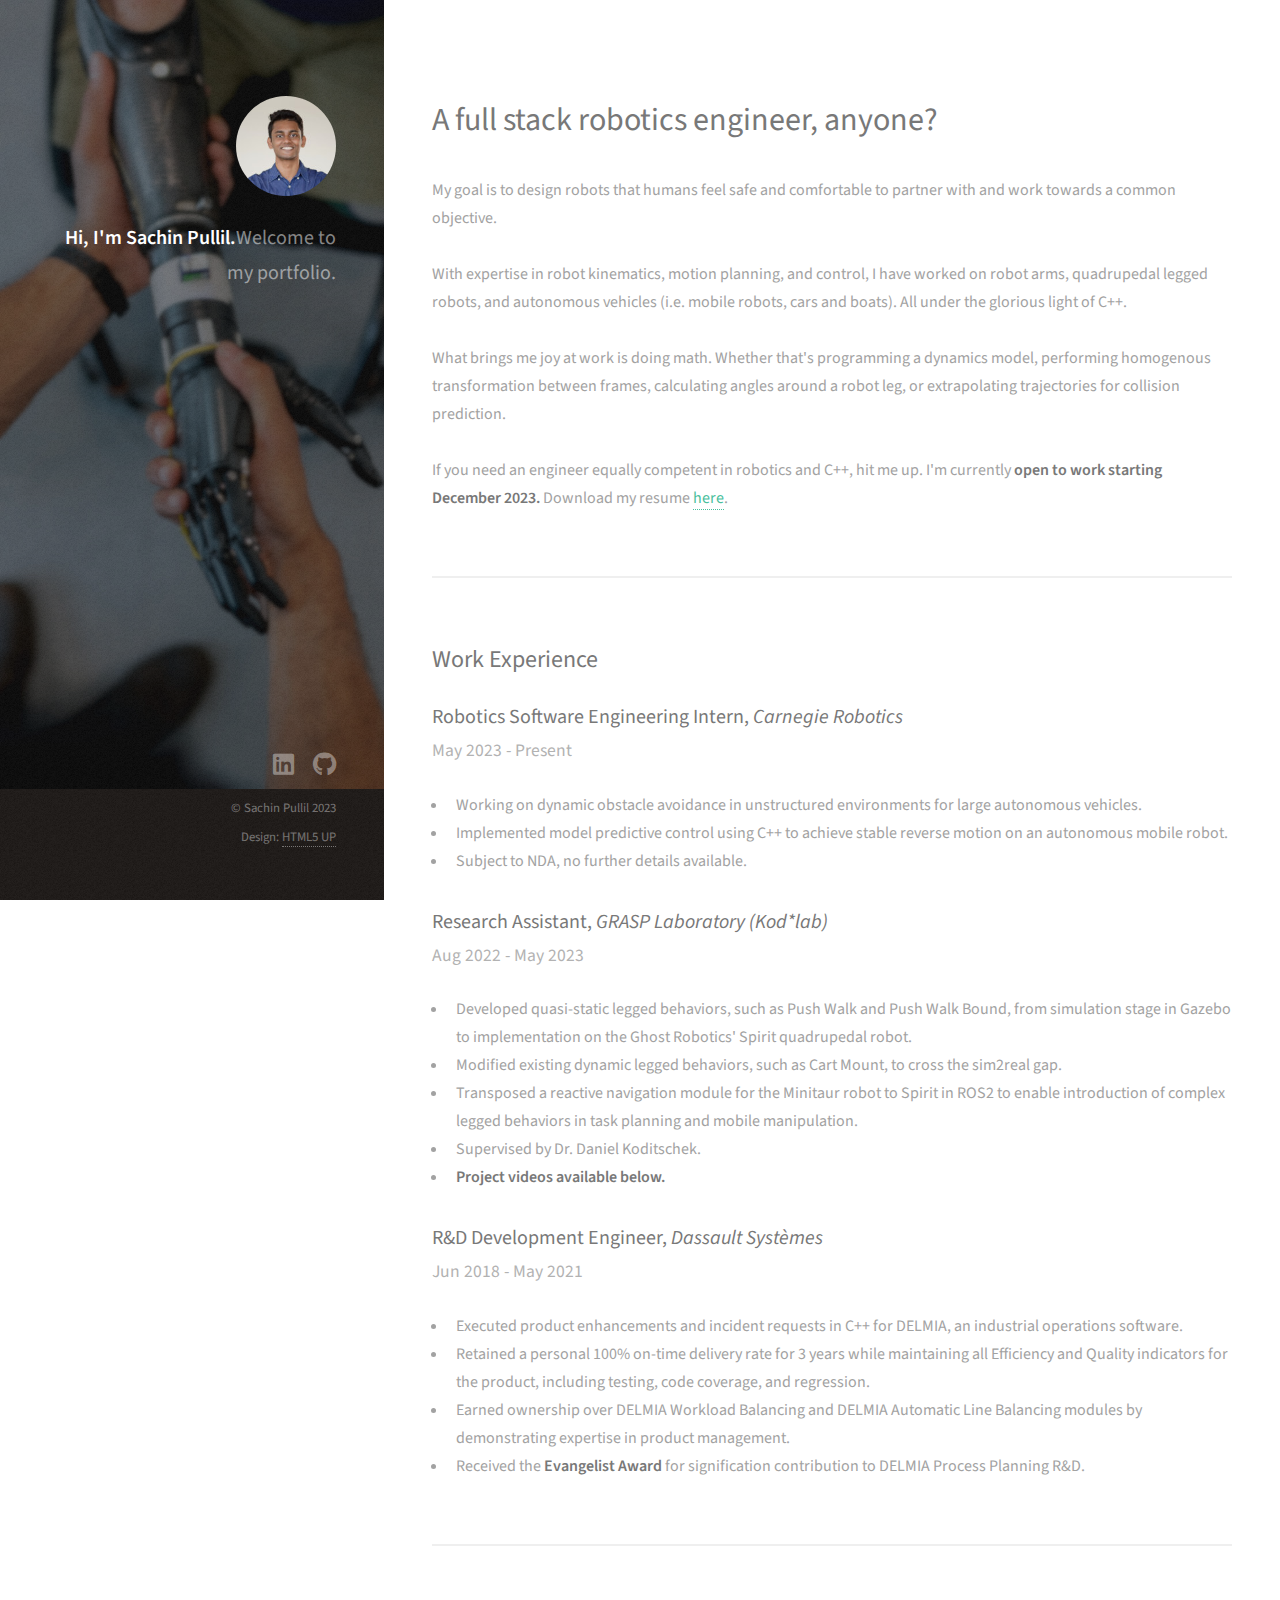
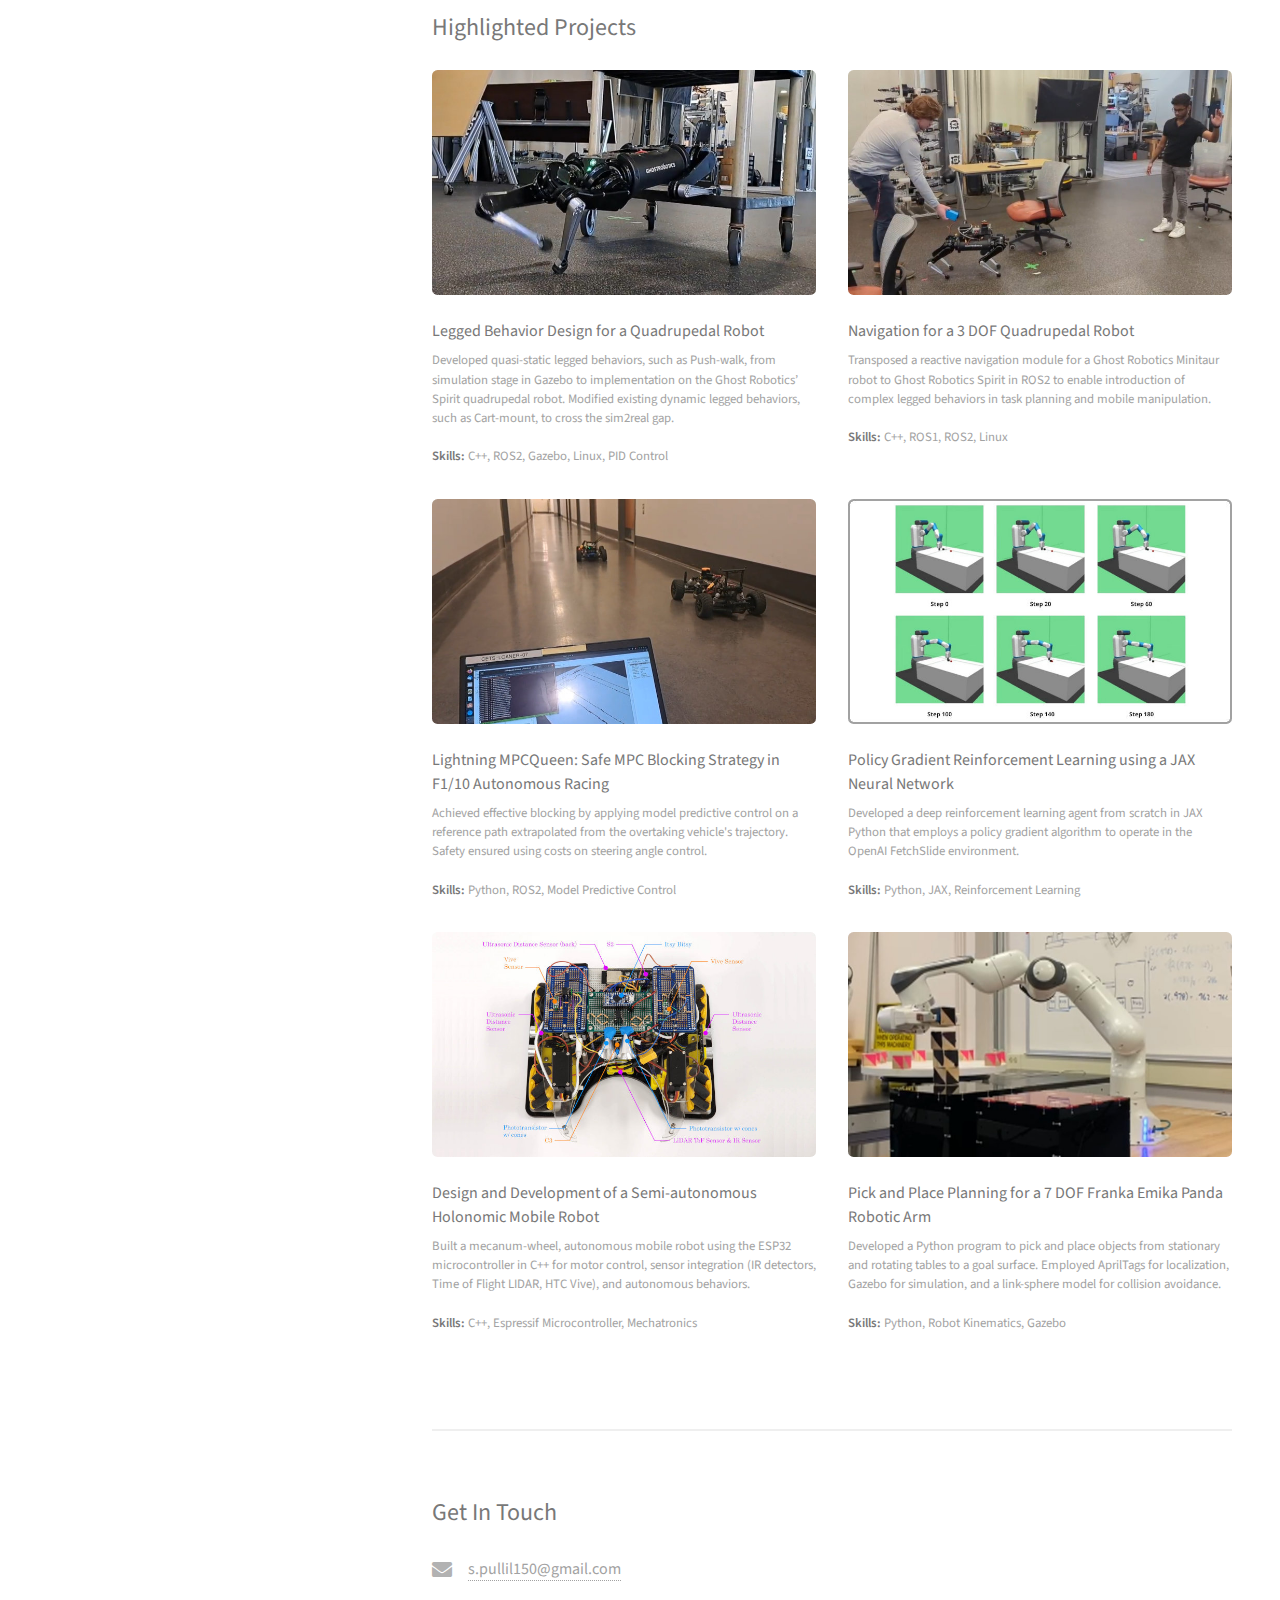
<file: index.html>
<!DOCTYPE HTML>
<!--
	Strata by HTML5 UP
	html5up.net | @ajlkn
	Free for personal and commercial use under the CCA 3.0 license (html5up.net/license)
-->
<html>
	<head>
		<title>Sachin Pullil</title>
		<meta charset="utf-8" />
		<meta name="viewport" content="width=device-width, initial-scale=1, user-scalable=no" />
		<link rel="stylesheet" href="assets/css/main.css" />
	</head>
	<body class="is-preload">

		<!-- Header -->
			<header id="header">
				<div class="inner">
					<a href="#" class="image avatar"><img src="images/avatar.jpg" alt="" /></a>
					<h1><strong>Hi, I'm Sachin Pullil.</strong><br />Welcome to my portfolio.</h1>
				</div>
			</header>

		<!-- Main -->
			<div id="main">

				<!-- One -->
					<section id="one">
						<header class="major">
							<h2>A full stack robotics engineer, anyone?</h2>
						</header>
						<p>
							My goal is to design robots that humans feel safe and comfortable to partner with and work towards a common objective.
							<br/><br/>
							
							With expertise in robot kinematics, motion planning, and control, I have worked
							on robot arms, quadrupedal legged robots, and autonomous vehicles (i.e. mobile robots, cars and boats). 
							All under the glorious light of C++. <br/><br/>
							
							What brings me joy at work is doing math. Whether that's programming a dynamics model,
							performing homogenous transformation between frames, calculating angles around a robot leg, or
							extrapolating trajectories for collision prediction. <br/><br/>
							
							If you need an engineer equally competent in robotics and C++, hit me up. I'm currently <strong> open to work starting December 2023.</strong> 
							Download my resume <a href="https://drive.google.com/file/d/1wH0O0QxLOzH6iKjgFbDqUpg-HPWHiB_Y/view?usp=sharing">here</a>.
					</section>
				
				<!-- Two -->
					<section id="two">
						<h2>Work Experience</h2>
						<div class="content">
							<header>
								<h3>Robotics Software Engineering Intern, <i>Carnegie Robotics</i></h3>
								<p>May 2023 - Present</p>
							</header>
							<ul>
								<li>Working on dynamic obstacle avoidance in unstructured environments for large autonomous vehicles.</li>
								<li>Implemented model predictive control using C++ to achieve stable reverse motion on an autonomous mobile robot.</li>
								<li>Subject to NDA, no further details available.</li>
							</ul>

							<header>
								<h3>Research Assistant, <i>GRASP Laboratory (Kod*lab)</i></h3>
								<p>Aug 2022 - May 2023</p>
							</header>
							<ul>
								<li>Developed quasi-static legged behaviors, such as Push Walk and Push Walk Bound, from simulation stage in Gazebo
									to implementation on the Ghost Robotics' Spirit quadrupedal robot.</li>
								<li>Modified existing dynamic legged behaviors, such as Cart Mount, to cross the sim2real gap.</li>
								<li>Transposed a reactive navigation module for the Minitaur robot to Spirit in ROS2 to enable introduction of complex
									legged behaviors in task planning and mobile manipulation. </li>
								<li>Supervised by Dr. Daniel Koditschek.</li>
								<li><strong>Project videos available below.</strong></li>
							</ul>

							<header>
								<h3>R&D Development Engineer, <i>Dassault Systèmes</i></h3>
								<p>Jun 2018 - May 2021</p>
							</header>
							<ul>
								<li>Executed product enhancements and incident requests in C++ for DELMIA, an industrial operations software.</li>
								<li>Retained a personal 100% on-time delivery rate for 3 years while maintaining all Efficiency and Quality indicators
									for the product, including testing, code coverage, and regression.</li>
								<li>Earned ownership over DELMIA Workload Balancing and DELMIA Automatic Line Balancing modules by
									demonstrating expertise in product management. </li>
								<li>Received the <strong>Evangelist Award</strong> for signification contribution to DELMIA Process Planning R&D.</li>
							</ul>

						</div>
					</section>

				<!-- Three -->
					<section id="three">
						<h2>Highlighted Projects</h2>
						<div class="row">
							<article class="col-6 col-12-xsmall work-item">
								<a class="image fit"><img src="images/thumbs/proj1.jpg" alt="" /></a>
								<h3>Legged Behavior Design for a Quadrupedal Robot</h3>
								<p>Developed quasi-static legged behaviors, such as Push-walk, from simulation stage in Gazebo
									to implementation on the Ghost Robotics’ Spirit quadrupedal robot. Modified existing dynamic legged behaviors, such as Cart-mount, to cross the sim2real gap.
									<br/><br/>
									<strong>Skills: </strong> C++, ROS2, Gazebo, Linux, PID Control</p>
							</article>
							<article class="col-6 col-12-xsmall work-item">
								<a class="image fit"><img src="images/thumbs/proj2.jpg" alt="" /></a>
								<h3>Navigation for a 3 DOF Quadrupedal Robot</h3>
								<p>Transposed a reactive navigation module for a Ghost Robotics Minitaur robot to Ghost Robotics Spirit in ROS2 to enable introduction of complex
									legged behaviors in task planning and mobile manipulation.<br/><br/>
									<strong>Skills: </strong> C++, ROS1, ROS2, Linux</p>
							</article>
							<article class="col-6 col-12-xsmall work-item">
								<a class="image fit"><img src="images/thumbs/proj3.jpg" alt="" /></a>
								<h3>Lightning MPCQueen: Safe MPC Blocking Strategy in F1/10 Autonomous Racing</h3>
								<p>Achieved effective blocking by applying model predictive control on a reference path extrapolated from
									the overtaking vehicle's trajectory. Safety ensured using costs on steering angle control.<br/><br/>
									<strong>Skills: </strong>Python, ROS2, Model Predictive Control</p>
							</article>
							<article class="col-6 col-12-xsmall work-item">
								<a class="image fit"><img src="images/thumbs/proj4.jpg" alt="" /></a>
								<h3>Policy Gradient Reinforcement Learning using a JAX Neural Network</h3>
								<p>Developed a deep reinforcement learning agent from scratch in JAX Python that employs a policy gradient algorithm
									to operate in the OpenAI FetchSlide environment.<br/><br/>
									<strong>Skills: </strong>Python, JAX, Reinforcement Learning</p>
							</article>
							<article class="col-6 col-12-xsmall work-item">
								<a class="image fit"><img src="images/thumbs/proj5.jpg" alt="" /></a>
								<h3>Design and Development of a Semi-autonomous Holonomic Mobile Robot</h3>
								<p>Built a mecanum-wheel, autonomous mobile robot using the ESP32 microcontroller in C++ for motor control,
									sensor integration (IR detectors, Time of Flight LIDAR, HTC Vive), and autonomous behaviors.<br/><br/>
									<strong>Skills: </strong>C++, Espressif Microcontroller, Mechatronics</p>
							</article>
							<article class="col-6 col-12-xsmall work-item">
								<a class="image fit"><img src="images/thumbs/proj6.jpg" alt="" /></a>
								<h3>Pick and Place Planning for a 7 DOF Franka Emika Panda Robotic Arm</h3>
								<p>Developed a Python program to pick and place objects from stationary and rotating tables to a goal surface.
									Employed AprilTags for localization, Gazebo for simulation, and a link-sphere model for collision avoidance.<br/><br/>
									<strong>Skills: </strong>Python, Robot Kinematics, Gazebo</p>
							</article>
						</div>
					</section>

				<!-- Three -->
					<section id="three">
						<h2>Get In Touch</h2>
						<div class="row">
							<div class="col-4 col-12-small">
								<ul class="labeled-icons">
									<li>
										<h3 class="icon solid fa-envelope"><span class="label">Email</span></h3>
										<a href="mailto:s.pullil150@gmail.com">s.pullil150@gmail.com</a>
									</li>
								</ul>
							</div>
						</div>
					</section>

				<!-- Four -->
				<!--
					<section id="four">
						<h2>Elements</h2>

						<section>
							<h4>Text</h4>
							<p>This is <b>bold</b> and this is <strong>strong</strong>. This is <i>italic</i> and this is <em>emphasized</em>.
							This is <sup>superscript</sup> text and this is <sub>subscript</sub> text.
							This is <u>underlined</u> and this is code: <code>for (;;) { ... }</code>. Finally, <a href="#">this is a link</a>.</p>
							<hr />
							<header>
								<h4>Heading with a Subtitle</h4>
								<p>Lorem ipsum dolor sit amet nullam id egestas urna aliquam</p>
							</header>
							<p>Nunc lacinia ante nunc ac lobortis. Interdum adipiscing gravida odio porttitor sem non mi integer non faucibus ornare mi ut ante amet placerat aliquet. Volutpat eu sed ante lacinia sapien lorem accumsan varius montes viverra nibh in adipiscing blandit tempus accumsan.</p>
							<header>
								<h5>Heading with a Subtitle</h5>
								<p>Lorem ipsum dolor sit amet nullam id egestas urna aliquam</p>
							</header>
							<p>Nunc lacinia ante nunc ac lobortis. Interdum adipiscing gravida odio porttitor sem non mi integer non faucibus ornare mi ut ante amet placerat aliquet. Volutpat eu sed ante lacinia sapien lorem accumsan varius montes viverra nibh in adipiscing blandit tempus accumsan.</p>
							<hr />
							<h2>Heading Level 2</h2>
							<h3>Heading Level 3</h3>
							<h4>Heading Level 4</h4>
							<h5>Heading Level 5</h5>
							<h6>Heading Level 6</h6>
							<hr />
							<h5>Blockquote</h5>
							<blockquote>Fringilla nisl. Donec accumsan interdum nisi, quis tincidunt felis sagittis eget tempus euismod. Vestibulum ante ipsum primis in faucibus vestibulum. Blandit adipiscing eu felis iaculis volutpat ac adipiscing accumsan faucibus. Vestibulum ante ipsum primis in faucibus lorem ipsum dolor sit amet nullam adipiscing eu felis.</blockquote>
							<h5>Preformatted</h5>
							<pre><code>i = 0;

while (!deck.isInOrder()) {
print 'Iteration ' + i;
deck.shuffle();
i++;
}

print 'It took ' + i + ' iterations to sort the deck.';</code></pre>
						</section>

						<section>
							<h4>Lists</h4>
							<div class="row">
								<div class="col-6 col-12-xsmall">
									<h5>Unordered</h5>
									<ul>
										<li>Dolor pulvinar etiam magna etiam.</li>
										<li>Sagittis adipiscing lorem eleifend.</li>
										<li>Felis enim feugiat dolore viverra.</li>
									</ul>
									<h5>Alternate</h5>
									<ul class="alt">
										<li>Dolor pulvinar etiam magna etiam.</li>
										<li>Sagittis adipiscing lorem eleifend.</li>
										<li>Felis enim feugiat dolore viverra.</li>
									</ul>
								</div>
								<div class="col-6 col-12-xsmall">
									<h5>Ordered</h5>
									<ol>
										<li>Dolor pulvinar etiam magna etiam.</li>
										<li>Etiam vel felis at lorem sed viverra.</li>
										<li>Felis enim feugiat dolore viverra.</li>
										<li>Dolor pulvinar etiam magna etiam.</li>
										<li>Etiam vel felis at lorem sed viverra.</li>
										<li>Felis enim feugiat dolore viverra.</li>
									</ol>
									<h5>Icons</h5>
									<ul class="icons">
										<li><a href="#" class="icon brands fa-twitter"><span class="label">Twitter</span></a></li>
										<li><a href="#" class="icon brands fa-facebook-f"><span class="label">Facebook</span></a></li>
										<li><a href="#" class="icon brands fa-instagram"><span class="label">Instagram</span></a></li>
										<li><a href="#" class="icon brands fa-github"><span class="label">Github</span></a></li>
										<li><a href="#" class="icon brands fa-dribbble"><span class="label">Dribbble</span></a></li>
										<li><a href="#" class="icon brands fa-tumblr"><span class="label">Tumblr</span></a></li>
									</ul>
								</div>
							</div>
							<h5>Actions</h5>
							<ul class="actions">
								<li><a href="#" class="button primary">Default</a></li>
								<li><a href="#" class="button">Default</a></li>
							</ul>
							<ul class="actions small">
								<li><a href="#" class="button primary small">Small</a></li>
								<li><a href="#" class="button small">Small</a></li>
							</ul>
							<div class="row">
								<div class="col-6 col-12-small">
									<ul class="actions stacked">
										<li><a href="#" class="button primary">Default</a></li>
										<li><a href="#" class="button">Default</a></li>
									</ul>
								</div>
								<div class="col-6 col-12-small">
									<ul class="actions stacked">
										<li><a href="#" class="button primary small">Small</a></li>
										<li><a href="#" class="button small">Small</a></li>
									</ul>
								</div>
								<div class="col-6 col-12-small">
									<ul class="actions stacked">
										<li><a href="#" class="button primary fit">Default</a></li>
										<li><a href="#" class="button fit">Default</a></li>
									</ul>
								</div>
								<div class="col-6 col-12-small">
									<ul class="actions stacked">
										<li><a href="#" class="button primary small fit">Small</a></li>
										<li><a href="#" class="button small fit">Small</a></li>
									</ul>
								</div>
							</div>
						</section>

						<section>
							<h4>Table</h4>
							<h5>Default</h5>
							<div class="table-wrapper">
								<table>
									<thead>
										<tr>
											<th>Name</th>
											<th>Description</th>
											<th>Price</th>
										</tr>
									</thead>
									<tbody>
										<tr>
											<td>Item One</td>
											<td>Ante turpis integer aliquet porttitor.</td>
											<td>29.99</td>
										</tr>
										<tr>
											<td>Item Two</td>
											<td>Vis ac commodo adipiscing arcu aliquet.</td>
											<td>19.99</td>
										</tr>
										<tr>
											<td>Item Three</td>
											<td> Morbi faucibus arcu accumsan lorem.</td>
											<td>29.99</td>
										</tr>
										<tr>
											<td>Item Four</td>
											<td>Vitae integer tempus condimentum.</td>
											<td>19.99</td>
										</tr>
										<tr>
											<td>Item Five</td>
											<td>Ante turpis integer aliquet porttitor.</td>
											<td>29.99</td>
										</tr>
									</tbody>
									<tfoot>
										<tr>
											<td colspan="2"></td>
											<td>100.00</td>
										</tr>
									</tfoot>
								</table>
							</div>

							<h5>Alternate</h5>
							<div class="table-wrapper">
								<table class="alt">
									<thead>
										<tr>
											<th>Name</th>
											<th>Description</th>
											<th>Price</th>
										</tr>
									</thead>
									<tbody>
										<tr>
											<td>Item One</td>
											<td>Ante turpis integer aliquet porttitor.</td>
											<td>29.99</td>
										</tr>
										<tr>
											<td>Item Two</td>
											<td>Vis ac commodo adipiscing arcu aliquet.</td>
											<td>19.99</td>
										</tr>
										<tr>
											<td>Item Three</td>
											<td> Morbi faucibus arcu accumsan lorem.</td>
											<td>29.99</td>
										</tr>
										<tr>
											<td>Item Four</td>
											<td>Vitae integer tempus condimentum.</td>
											<td>19.99</td>
										</tr>
										<tr>
											<td>Item Five</td>
											<td>Ante turpis integer aliquet porttitor.</td>
											<td>29.99</td>
										</tr>
									</tbody>
									<tfoot>
										<tr>
											<td colspan="2"></td>
											<td>100.00</td>
										</tr>
									</tfoot>
								</table>
							</div>
						</section>

						<section>
							<h4>Buttons</h4>
							<ul class="actions">
								<li><a href="#" class="button primary">Primary</a></li>
								<li><a href="#" class="button">Default</a></li>
							</ul>
							<ul class="actions">
								<li><a href="#" class="button large">Large</a></li>
								<li><a href="#" class="button">Default</a></li>
								<li><a href="#" class="button small">Small</a></li>
							</ul>
							<ul class="actions fit">
								<li><a href="#" class="button primary fit">Fit</a></li>
								<li><a href="#" class="button fit">Fit</a></li>
							</ul>
							<ul class="actions fit small">
								<li><a href="#" class="button primary fit small">Fit + Small</a></li>
								<li><a href="#" class="button fit small">Fit + Small</a></li>
							</ul>
							<ul class="actions">
								<li><a href="#" class="button primary icon solid fa-download">Icon</a></li>
								<li><a href="#" class="button icon solid fa-download">Icon</a></li>
							</ul>
							<ul class="actions">
								<li><span class="button primary disabled">Primary</span></li>
								<li><span class="button disabled">Default</span></li>
							</ul>
						</section>

						<section>
							<h4>Form</h4>
							<form method="post" action="#">
								<div class="row gtr-uniform gtr-50">
									<div class="col-6 col-12-xsmall">
										<input type="text" name="demo-name" id="demo-name" value="" placeholder="Name" />
									</div>
									<div class="col-6 col-12-xsmall">
										<input type="email" name="demo-email" id="demo-email" value="" placeholder="Email" />
									</div>
									<div class="col-12">
										<select name="demo-category" id="demo-category">
											<option value="">- Category -</option>
											<option value="1">Manufacturing</option>
											<option value="1">Shipping</option>
											<option value="1">Administration</option>
											<option value="1">Human Resources</option>
										</select>
									</div>
									<div class="col-4 col-12-small">
										<input type="radio" id="demo-priority-low" name="demo-priority" checked>
										<label for="demo-priority-low">Low Priority</label>
									</div>
									<div class="col-4 col-12-small">
										<input type="radio" id="demo-priority-normal" name="demo-priority">
										<label for="demo-priority-normal">Normal Priority</label>
									</div>
									<div class="col-4 col-12-small">
										<input type="radio" id="demo-priority-high" name="demo-priority">
										<label for="demo-priority-high">High Priority</label>
									</div>
									<div class="col-6 col-12-small">
										<input type="checkbox" id="demo-copy" name="demo-copy">
										<label for="demo-copy">Email me a copy of this message</label>
									</div>
									<div class="col-6 col-12-small">
										<input type="checkbox" id="demo-human" name="demo-human" checked>
										<label for="demo-human">I am a human and not a robot</label>
									</div>
									<div class="col-12">
										<textarea name="demo-message" id="demo-message" placeholder="Enter your message" rows="6"></textarea>
									</div>
									<div class="col-12">
										<ul class="actions">
											<li><input type="submit" value="Send Message" class="primary" /></li>
											<li><input type="reset" value="Reset" /></li>
										</ul>
									</div>
								</div>
							</form>
						</section>

						<section>
							<h4>Image</h4>
							<h5>Fit</h5>
							<div class="box alt">
								<div class="row gtr-50 gtr-uniform">
									<div class="col-12"><span class="image fit"><img src="images/fulls/05.jpg" alt="" /></span></div>
									<div class="col-4"><span class="image fit"><img src="images/thumbs/01.jpg" alt="" /></span></div>
									<div class="col-4"><span class="image fit"><img src="images/thumbs/02.jpg" alt="" /></span></div>
									<div class="col-4"><span class="image fit"><img src="images/thumbs/03.jpg" alt="" /></span></div>
									<div class="col-4"><span class="image fit"><img src="images/thumbs/04.jpg" alt="" /></span></div>
									<div class="col-4"><span class="image fit"><img src="images/thumbs/05.jpg" alt="" /></span></div>
									<div class="col-4"><span class="image fit"><img src="images/thumbs/06.jpg" alt="" /></span></div>
									<div class="col-4"><span class="image fit"><img src="images/thumbs/03.jpg" alt="" /></span></div>
									<div class="col-4"><span class="image fit"><img src="images/thumbs/02.jpg" alt="" /></span></div>
									<div class="col-4"><span class="image fit"><img src="images/thumbs/01.jpg" alt="" /></span></div>
								</div>
							</div>
							<h5>Left &amp; Right</h5>
							<p><span class="image left"><img src="images/avatar.jpg" alt="" /></span>Fringilla nisl. Donec accumsan interdum nisi, quis tincidunt felis sagittis eget. tempus euismod. Vestibulum ante ipsum primis in faucibus vestibulum. Blandit adipiscing eu felis iaculis volutpat ac adipiscing accumsan eu faucibus. Integer ac pellentesque praesent tincidunt felis sagittis eget. tempus euismod. Vestibulum ante ipsum primis in faucibus vestibulum. Blandit adipiscing eu felis iaculis volutpat ac adipiscing accumsan eu faucibus. Integer ac pellentesque praesent. Donec accumsan interdum nisi, quis tincidunt felis sagittis eget. tempus euismod. Vestibulum ante ipsum primis in faucibus vestibulum. Blandit adipiscing eu felis iaculis volutpat ac adipiscing accumsan eu faucibus. Integer ac pellentesque praesent tincidunt felis sagittis eget. tempus euismod. Vestibulum ante ipsum primis in faucibus vestibulum. Blandit adipiscing eu felis iaculis volutpat ac adipiscing accumsan eu faucibus. Integer ac pellentesque praesent.</p>
							<p><span class="image right"><img src="images/avatar.jpg" alt="" /></span>Fringilla nisl. Donec accumsan interdum nisi, quis tincidunt felis sagittis eget. tempus euismod. Vestibulum ante ipsum primis in faucibus vestibulum. Blandit adipiscing eu felis iaculis volutpat ac adipiscing accumsan eu faucibus. Integer ac pellentesque praesent tincidunt felis sagittis eget. tempus euismod. Vestibulum ante ipsum primis in faucibus vestibulum. Blandit adipiscing eu felis iaculis volutpat ac adipiscing accumsan eu faucibus. Integer ac pellentesque praesent. Donec accumsan interdum nisi, quis tincidunt felis sagittis eget. tempus euismod. Vestibulum ante ipsum primis in faucibus vestibulum. Blandit adipiscing eu felis iaculis volutpat ac adipiscing accumsan eu faucibus. Integer ac pellentesque praesent tincidunt felis sagittis eget. tempus euismod. Vestibulum ante ipsum primis in faucibus vestibulum. Blandit adipiscing eu felis iaculis volutpat ac adipiscing accumsan eu faucibus. Integer ac pellentesque praesent.</p>
						</section>

					</section>
				-->

			</div>

		<!-- Footer -->
			<footer id="footer">
				<div class="inner">
					<ul class="icons">
						<li><a href="https://www.linkedin.com/in/sachin-pullil/" target="_blank" class="icon brands fa-linkedin"><span class="label">LinkedIn</span></a></li>
						<li><a href="https://github.com/spullil150" target="_blank" class="icon brands fa-github"><span class="label">Github</span></a></li>
					</ul>
					<ul class="copyright">
						<li>&copy; Sachin Pullil 2023</li><li>Design: <a href="http://html5up.net">HTML5 UP</a></li>
					</ul>
				</div>
			</footer>

		<!-- Scripts -->
			<script src="assets/js/jquery.min.js"></script>
			<script src="assets/js/jquery.poptrox.min.js"></script>
			<script src="assets/js/browser.min.js"></script>
			<script src="assets/js/breakpoints.min.js"></script>
			<script src="assets/js/util.js"></script>
			<script src="assets/js/main.js"></script>

	</body>
</html>
</file>
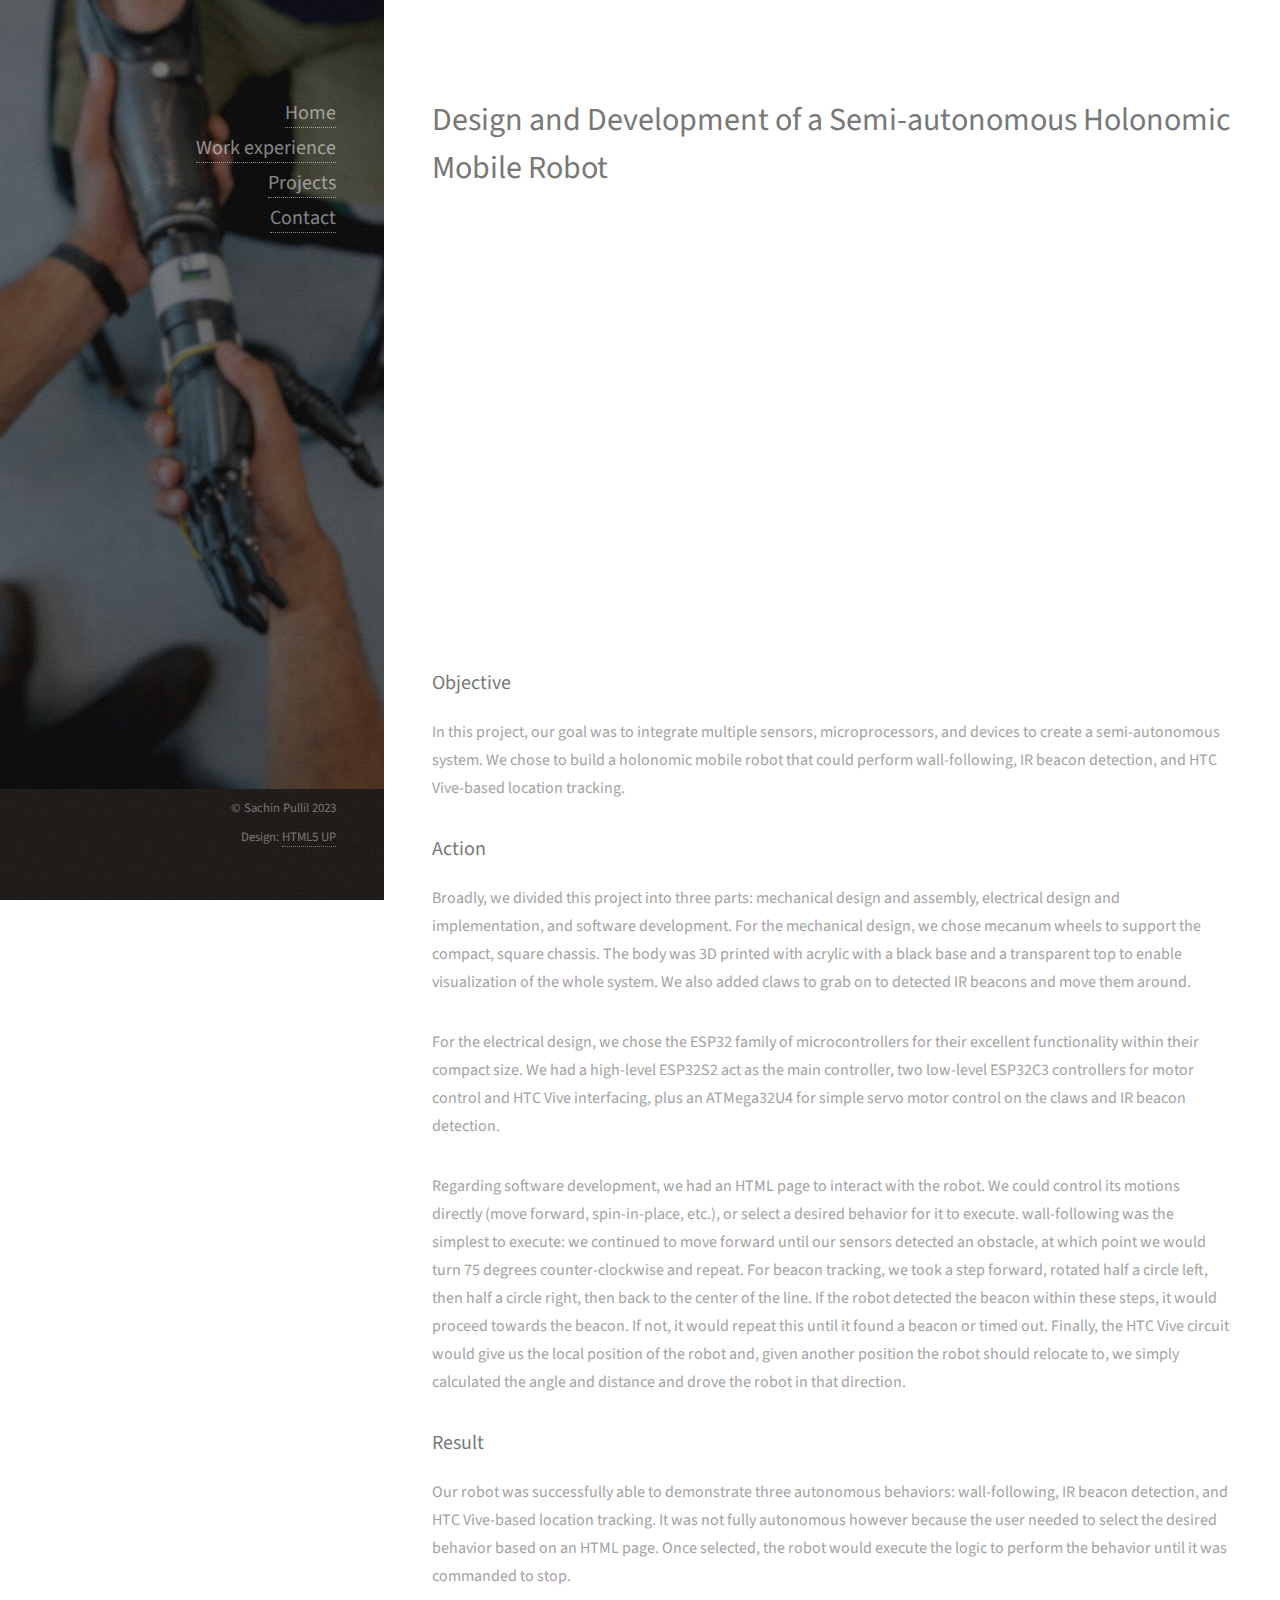
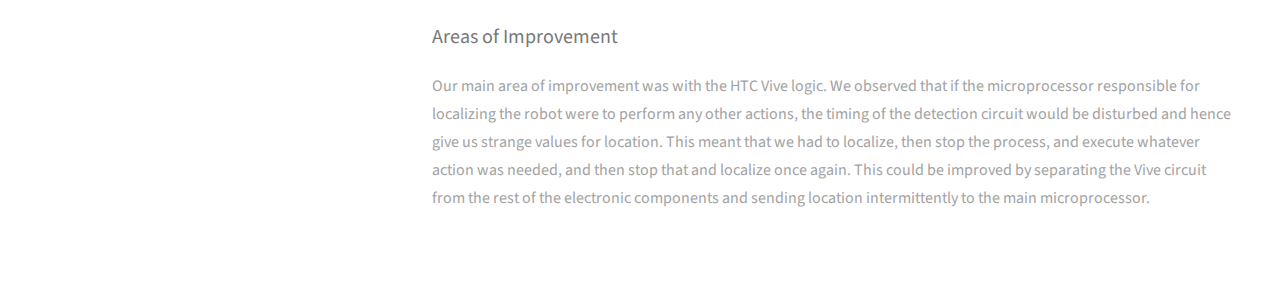
<file: holonomic-robot.html>
<!DOCTYPE HTML>
<!--
	Phantom by HTML5 UP
	html5up.net | @ajlkn
	Free for personal and commercial use under the CCA 3.0 license (html5up.net/license)
-->
<html>
	<head>
		<title>Design and Development of a Semi-autonomous Holonomic Mobile Robot</title>
		<meta charset="utf-8" />
		<meta name="viewport" content="width=device-width, initial-scale=1, user-scalable=no" />
		<link rel="stylesheet" href="assets/css/main.css" />
		<noscript><link rel="stylesheet" href="assets/css/noscript.css" /></noscript>
	</head>
	<body class="is-preload">
		<!-- Wrapper -->
			<div id="wrapper">

				<!-- Header -->
					<header id="header">
						<div class="inner">
							<h1><a href="index.html">Home</a></h1>
							<h1><a href="index.html#two">Work experience</a></h1>
							<h1><a href="index.html#three">Projects</a></h1>
							<h1><a href="index.html#four">Contact</a></h1>
						</div>
					</header>

				<!-- Main -->
					<div id="main">
						<div class="inner">
							<h1>Design and Development of a Semi-autonomous Holonomic Mobile Robot</h1>
							<iframe width="720" height="405" src="https://www.youtube.com/embed/tO8GMADmhhk" title="Holonomic robot wall following" frameborder="0" allow="accelerometer; autoplay; clipboard-write; encrypted-media; gyroscope; picture-in-picture; web-share" allowfullscreen></iframe>
							<h3><br/>Objective</h3>
							<p>
								In this project, our goal was to integrate multiple sensors, microprocessors, and devices to create a semi-autonomous system. 
								We chose to build a holonomic mobile robot that could perform wall-following, IR beacon detection, and HTC Vive-based location tracking.
							</p>
							
							<h3>Action</h3>
							<p>
								Broadly, we divided this project into three parts: mechanical design and assembly, electrical design and implementation, and software
								development. For the mechanical design, we chose mecanum wheels to support the compact, square chassis. The body was 3D printed with
								acrylic with a black base and a transparent top to enable visualization of the whole system. We also added claws to grab on to
								detected IR beacons and move them around.
							</p>
							<p>
								For the electrical design, we chose the ESP32 family of microcontrollers for their excellent functionality within their compact size.
								We had a high-level ESP32S2 act as the main controller, two low-level ESP32C3 controllers for motor control and HTC Vive interfacing,
								plus an ATMega32U4 for simple servo motor control on the claws and IR beacon detection.
							</p>
							<p>
								Regarding software development, we had an HTML page to interact with the robot. We could control its motions directly (move forward,
								spin-in-place, etc.), or select a desired behavior for it to execute. wall-following was the simplest to execute: we continued to move
								forward until our sensors detected an obstacle, at which point we would turn 75 degrees counter-clockwise and repeat. For beacon tracking,
								we took a step forward, rotated half a circle left, then half a circle right, then back to the center of the line. If the robot detected the
								beacon within these steps, it would proceed towards the beacon. If not, it would repeat this until it found a beacon or timed out. Finally,
								the HTC	Vive circuit would give us the local position of the robot and, given another position the robot should relocate to, we simply 
								calculated the angle and distance and drove the robot in  that direction.
							</p>
													
							
							<h3>Result</h3>
							<p>
								Our robot was successfully able to demonstrate three autonomous behaviors: wall-following, IR beacon detection, and HTC Vive-based location
								tracking. It was not fully autonomous however because the user needed to select the desired behavior based on an HTML page. Once selected,
								the robot would execute the logic to perform the behavior until it was commanded to stop.
							</p>

							<h3>Areas of Improvement</h3>
							<p>
								Our main area of improvement was with the HTC Vive logic. We observed that if the microprocessor responsible for localizing the robot were
								to perform any other actions, the timing of the detection circuit would be disturbed and hence give us strange values for location. This
								meant that we had to localize, then stop the process, and execute whatever action was needed, and then stop that and localize once again.
								This could be improved by separating the Vive circuit from the rest of the electronic components and sending location intermittently
								to the main microprocessor.
							</p>
							
							
						</div>
					</div>

				<!-- Footer -->
					<footer id="footer">
						<div class="inner">
							<ul class="copyright">
								<li>&copy; Sachin Pullil 2023</li><li>Design: <a target="_blank" href="http://html5up.net">HTML5 UP</a></li>
							</ul>
						</div>
					</footer>

			</div>

		<!-- Scripts -->
			<script src="assets/js/jquery.min.js"></script>
			<script src="assets/js/browser.min.js"></script>
			<script src="assets/js/breakpoints.min.js"></script>
			<script src="assets/js/util.js"></script>
			<script src="assets/js/main.js"></script>

	</body>
</html>
</file>
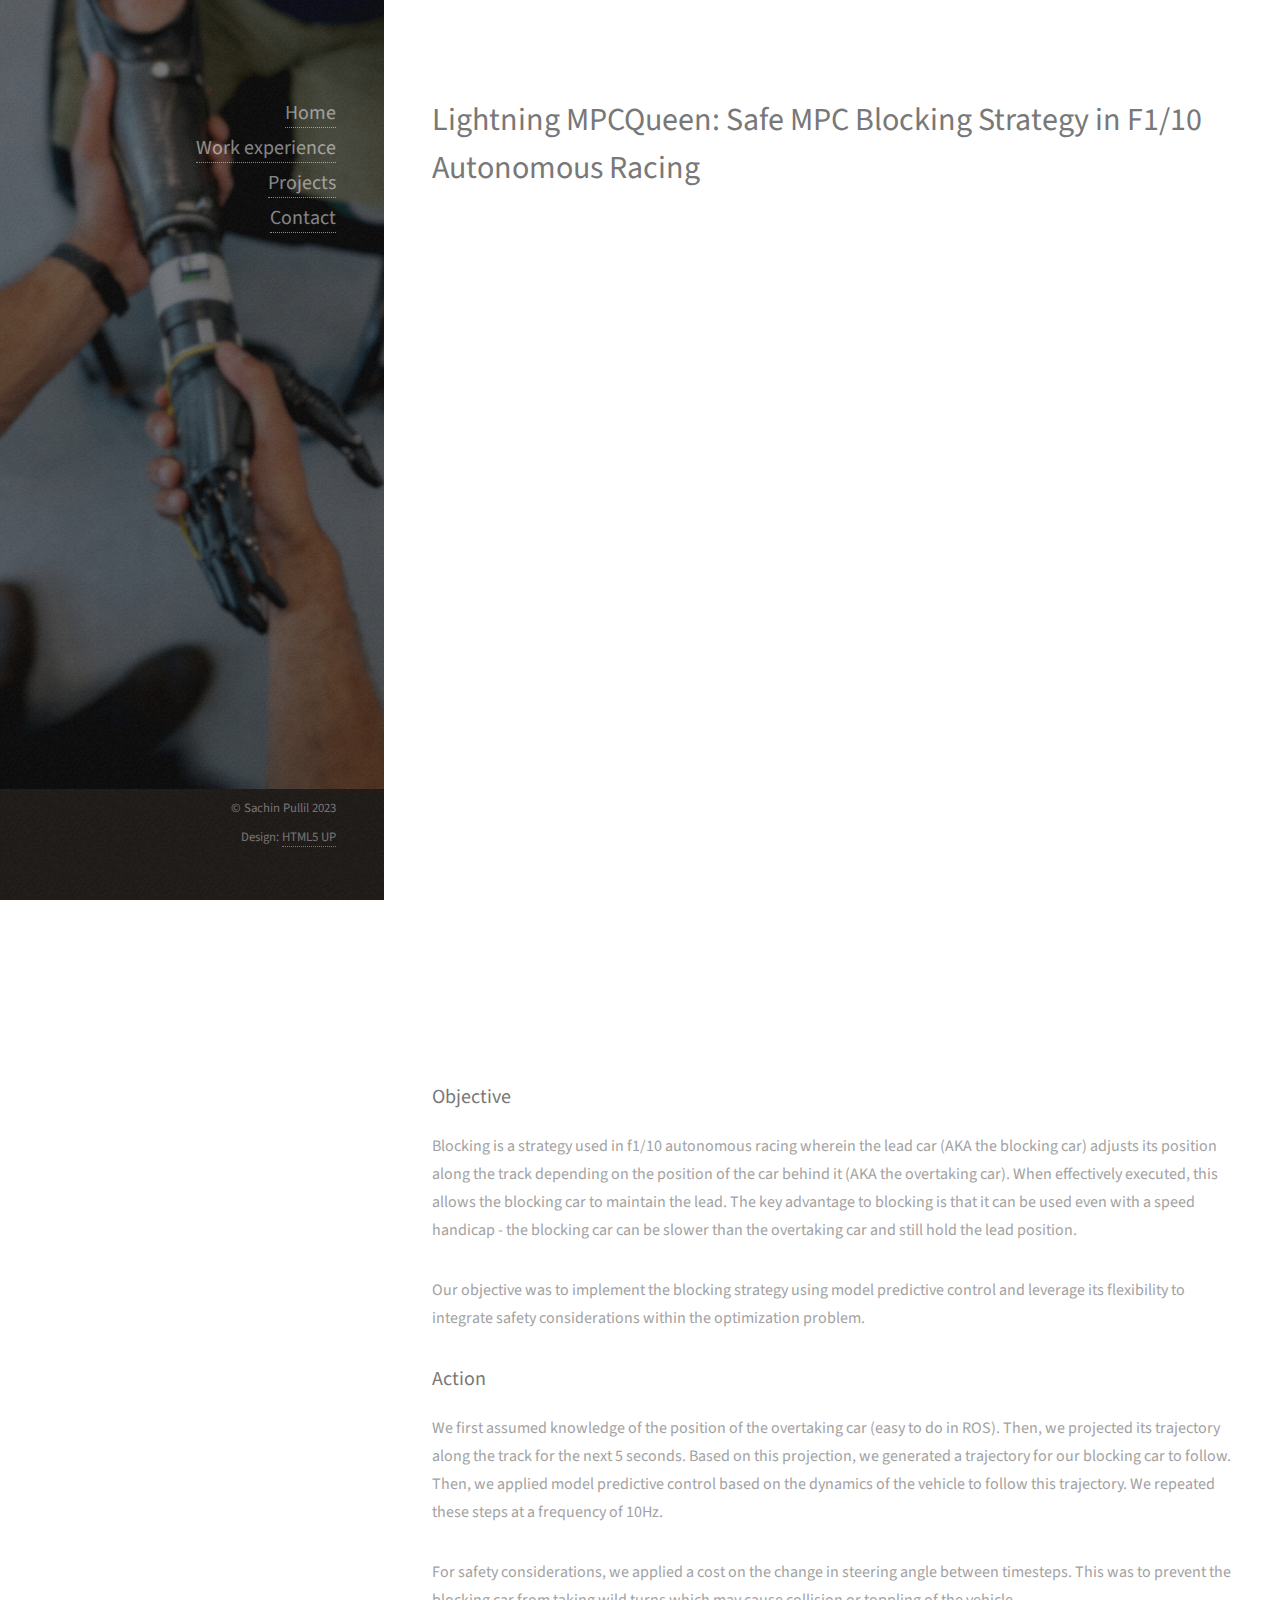
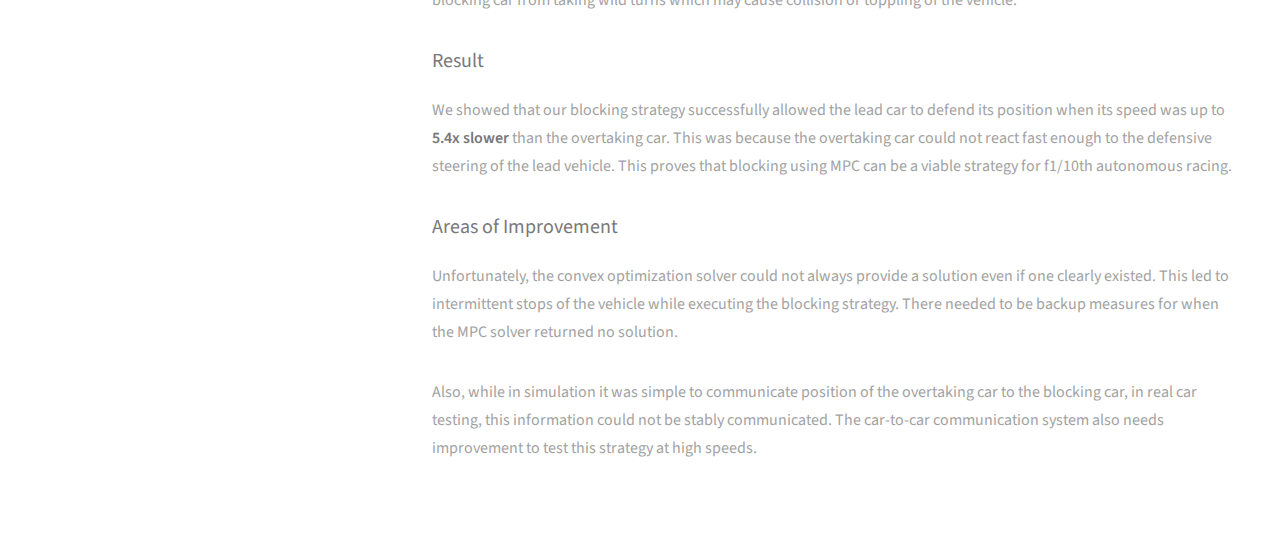
<file: mpc-blocking.html>
<!DOCTYPE HTML>
<!--
	Phantom by HTML5 UP
	html5up.net | @ajlkn
	Free for personal and commercial use under the CCA 3.0 license (html5up.net/license)
-->
<html>
	<head>
		<title>Safe MPC Blocking Strategy in F1/10 Autonomous Racing</title>
		<meta charset="utf-8" />
		<meta name="viewport" content="width=device-width, initial-scale=1, user-scalable=no" />
		<link rel="stylesheet" href="assets/css/main.css" />
		<noscript><link rel="stylesheet" href="assets/css/noscript.css" /></noscript>
	</head>
	<body class="is-preload">
		<!-- Wrapper -->
			<div id="wrapper">

				<!-- Header -->
					<header id="header">
						<div class="inner">
							<h1><a href="index.html">Home</a></h1>
							<h1><a href="index.html#two">Work experience</a></h1>
							<h1><a href="index.html#three">Projects</a></h1>
							<h1><a href="index.html#four">Contact</a></h1>
						</div>
					</header>

				<!-- Main -->
					<div id="main">
						<div class="inner">
							<h1>Lightning MPCQueen: Safe MPC Blocking Strategy in F1/10 Autonomous Racing</h1>
							<iframe width="720" height="405" src="https://www.youtube.com/embed/fyDCQbGbruM" title="Blocking MPC" frameborder="0" allow="accelerometer; autoplay; clipboard-write; encrypted-media; gyroscope; picture-in-picture; web-share" allowfullscreen></iframe>
							<iframe width="720" height="405" src="https://www.youtube.com/embed/uqto1_19V-A" title="Blocking MPC on Real Car" frameborder="0" allow="accelerometer; autoplay; clipboard-write; encrypted-media; gyroscope; picture-in-picture; web-share" allowfullscreen></iframe>
							<h3><br/>Objective</h3>
							<p>
								Blocking is a strategy used in f1/10 autonomous racing wherein the lead car (AKA the blocking car) adjusts its position along the
								track depending on the position of the car behind it (AKA the overtaking car). When effectively executed, this allows the blocking
								car to maintain the lead. The key advantage to blocking is that it can be used even with a <italic>speed handicap</italic> - the 
								blocking car can be	slower than the overtaking car and still hold the lead position.
							</p>
							<p>
								Our objective was to implement the blocking strategy using model predictive control and leverage its flexibility to integrate safety
								considerations within the optimization problem.
							</p>
							
							<h3>Action</h3>
							<p>
								We first assumed knowledge of the position of the overtaking car (easy to do in ROS). Then, we projected its trajectory along the 
								track for the next 5 seconds. Based on this projection, we generated a trajectory for our blocking car to follow. Then, we applied
								model predictive control based on the dynamics of the vehicle to follow this trajectory. We repeated these steps at a frequency of 10Hz.
							</p>

							<p>
								For safety considerations, we applied a cost on the change in steering angle between timesteps. This was to prevent the blocking car from
								taking wild turns which may cause collision or toppling of the vehicle.
							</p>						
							
							<h3>Result</h3>

							<p>
								We showed that our blocking strategy successfully allowed the lead car to defend its position when its speed was up to <b>5.4x slower</b> than
								the overtaking car. This was because the overtaking car could not react fast enough to the defensive steering of the lead vehicle. This
								proves that blocking using MPC can be a viable strategy for f1/10th autonomous racing.
							</p>
							
							<h3>Areas of Improvement</h3>
							<p>
								Unfortunately, the convex optimization solver could not always provide a solution even if one clearly existed. This led to intermittent
								stops of the vehicle while executing the blocking strategy. There needed to be backup measures for when the MPC solver returned no
								solution.
							</p>
							<p>
								Also, while in simulation it was simple to communicate position of the overtaking car to the blocking car, in real car testing, this
								information could not be stably communicated. The car-to-car communication system also needs improvement to test this strategy at
								high speeds.
							</p>
							
						</div>
					</div>

				<!-- Footer -->
					<footer id="footer">
						<div class="inner">
							<ul class="copyright">
								<li>&copy; Sachin Pullil 2023</li><li>Design: <a target="_blank" href="http://html5up.net">HTML5 UP</a></li>
							</ul>
						</div>
					</footer>

			</div>

		<!-- Scripts -->
			<script src="assets/js/jquery.min.js"></script>
			<script src="assets/js/browser.min.js"></script>
			<script src="assets/js/breakpoints.min.js"></script>
			<script src="assets/js/util.js"></script>
			<script src="assets/js/main.js"></script>

	</body>
</html>
</file>
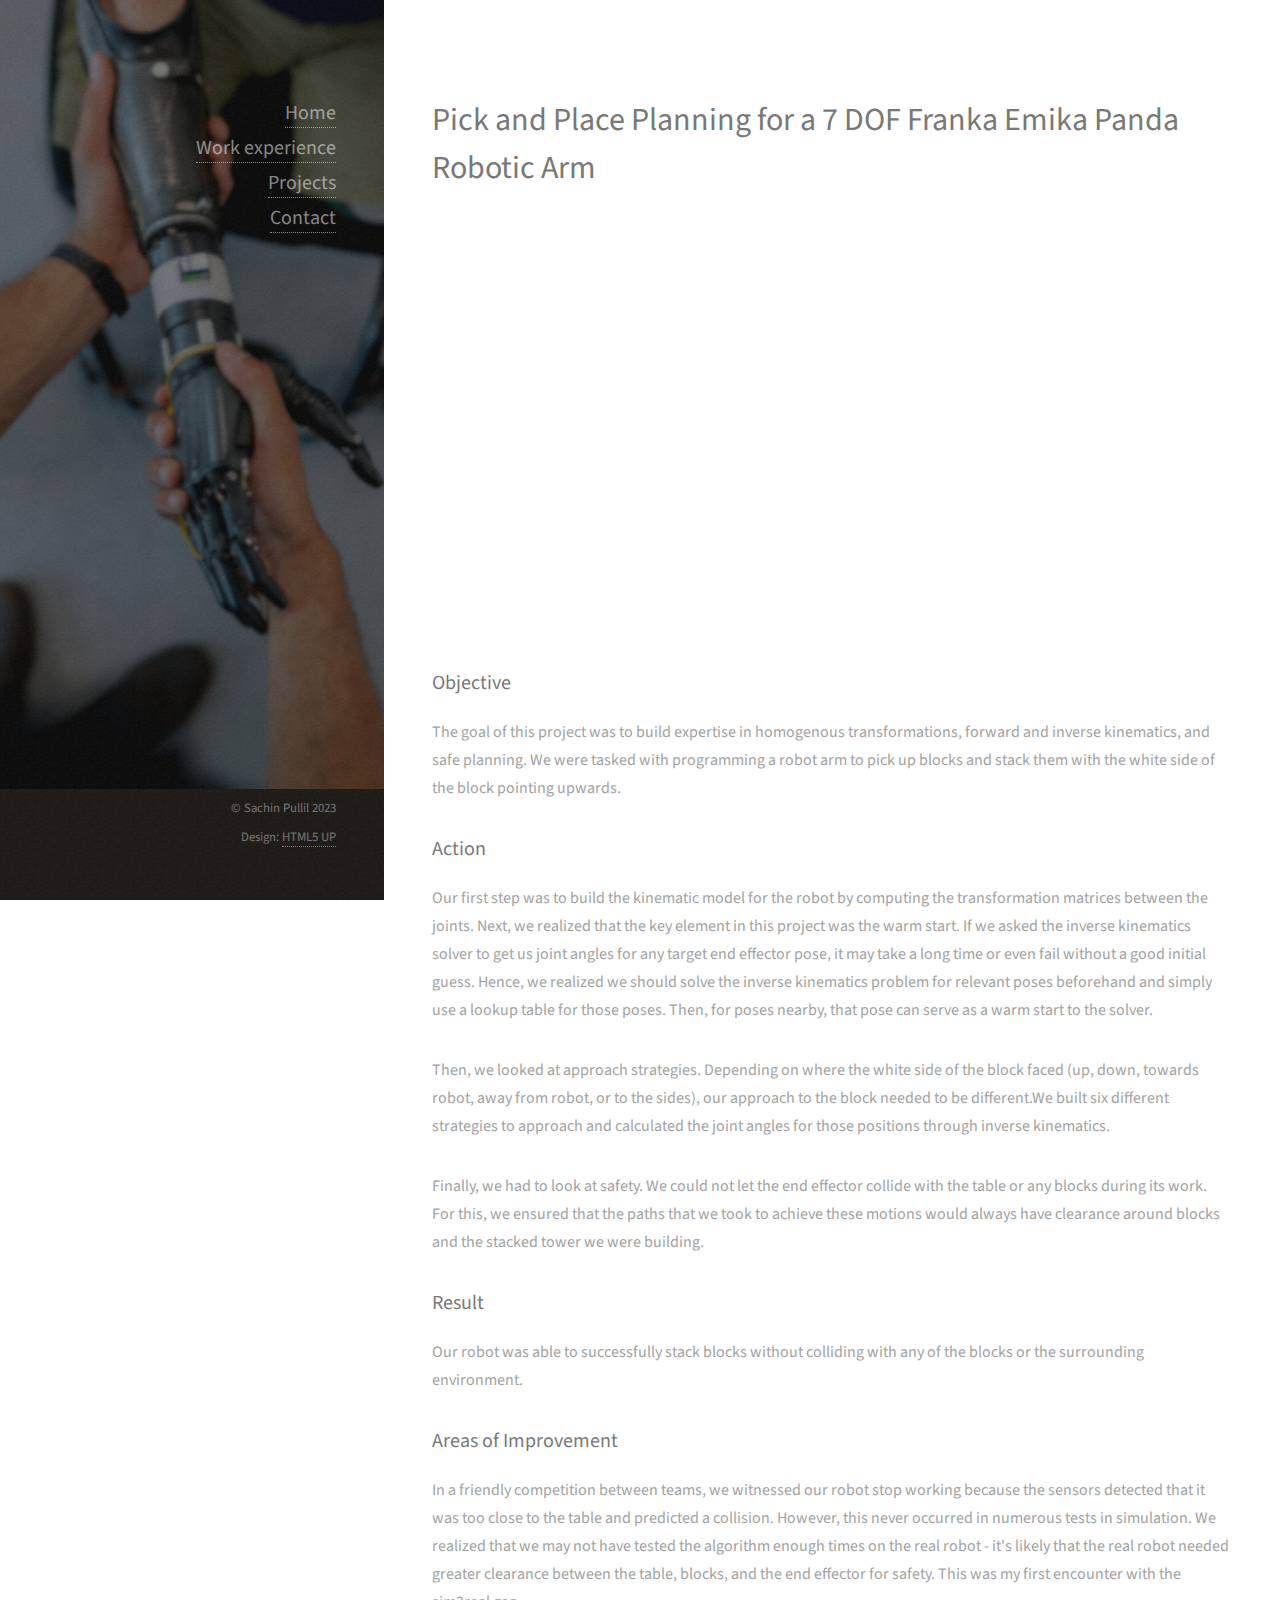
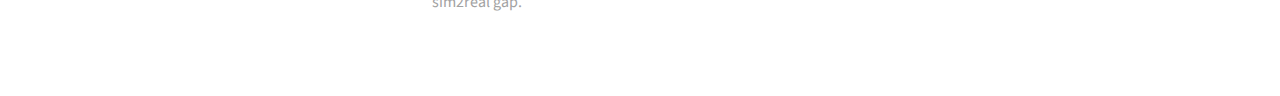
<file: pick-and-place.html>
<!DOCTYPE HTML>
<!--
	Phantom by HTML5 UP
	html5up.net | @ajlkn
	Free for personal and commercial use under the CCA 3.0 license (html5up.net/license)
-->
<html>
	<head>
		<title>Pick and Place Planning for a 7 DOF Franka Emika Panda Robotic Arm</title>
		<meta charset="utf-8" />
		<meta name="viewport" content="width=device-width, initial-scale=1, user-scalable=no" />
		<link rel="stylesheet" href="assets/css/main.css" />
		<noscript><link rel="stylesheet" href="assets/css/noscript.css" /></noscript>
	</head>
	<body class="is-preload">
		<!-- Wrapper -->
			<div id="wrapper">

				<!-- Header -->
					<header id="header">
						<div class="inner">
							<h1><a href="index.html">Home</a></h1>
							<h1><a href="index.html#two">Work experience</a></h1>
							<h1><a href="index.html#three">Projects</a></h1>
							<h1><a href="index.html#four">Contact</a></h1>
						</div>
					</header>

				<!-- Main -->
					<div id="main">
						<div class="inner">
							<h1>Pick and Place Planning for a 7 DOF Franka Emika Panda Robotic Arm</h1>
							<iframe width="720" height="405" src="https://www.youtube.com/embed/Uf49lINy6tc" title="Pick and Place Robot Planning" frameborder="0" allow="accelerometer; autoplay; clipboard-write; encrypted-media; gyroscope; picture-in-picture; web-share" allowfullscreen></iframe>
							<h3><br/>Objective</h3>
							<p>
								The goal of this project was to build expertise in homogenous transformations, forward and inverse kinematics, and safe
								planning. We were tasked with programming a robot arm to pick up blocks and stack them with the white side of the block
								pointing upwards.
							</p>
							
							<h3>Action</h3>
							<p>
								Our first step was to build the kinematic model for the robot by computing the transformation matrices between the joints.
								Next, we realized that the key element in this project was the warm start. If we asked the inverse kinematics solver to
								get us joint angles for any target end effector pose, it may take a long time or even fail without a good initial guess.
								Hence, we realized we should solve the inverse kinematics problem for relevant poses beforehand and simply use a lookup
								table for those poses. Then, for poses nearby, that pose can serve as a warm start to the solver.
							</p>
							<p>								
								Then, we looked at approach strategies. Depending on where the white side of the block faced (up, down, towards robot,
								away from robot, or to the sides), our approach to the block needed to be different.We built six different strategies to
								approach and calculated the joint angles for those positions through inverse kinematics.
							</p>
							<p>
								Finally, we had to look at safety. We could not let the end effector collide with the table or any blocks during its work.
								For this, we ensured that the paths that we took to achieve these motions would always have clearance around blocks
								and the stacked tower we were building.
							</p>							
							
							<h3>Result</h3>
							<p>
								Our robot was able to successfully stack blocks without colliding with any of the blocks or the surrounding environment.
							</p>							
							
							<h3>Areas of Improvement</h3>
							<p>
								In a friendly competition between teams, we witnessed our robot stop working because the sensors detected that it was
								too close to the table and predicted a collision. However, this never occurred in numerous tests in simulation. We realized
								that we may not have tested the algorithm enough times on the real robot - it's likely that the real robot needed greater
								clearance between the table, blocks, and the end effector for safety. This was my first encounter with the sim2real gap.
							</p>
							

						</div>
					</div>

				<!-- Footer -->
					<footer id="footer">
						<div class="inner">
							<ul class="copyright">
								<li>&copy; Sachin Pullil 2023</li><li>Design: <a target="_blank" href="http://html5up.net">HTML5 UP</a></li>
							</ul>
						</div>
					</footer>

			</div>

		<!-- Scripts -->
			<script src="assets/js/jquery.min.js"></script>
			<script src="assets/js/browser.min.js"></script>
			<script src="assets/js/breakpoints.min.js"></script>
			<script src="assets/js/util.js"></script>
			<script src="assets/js/main.js"></script>

	</body>
</html>
</file>
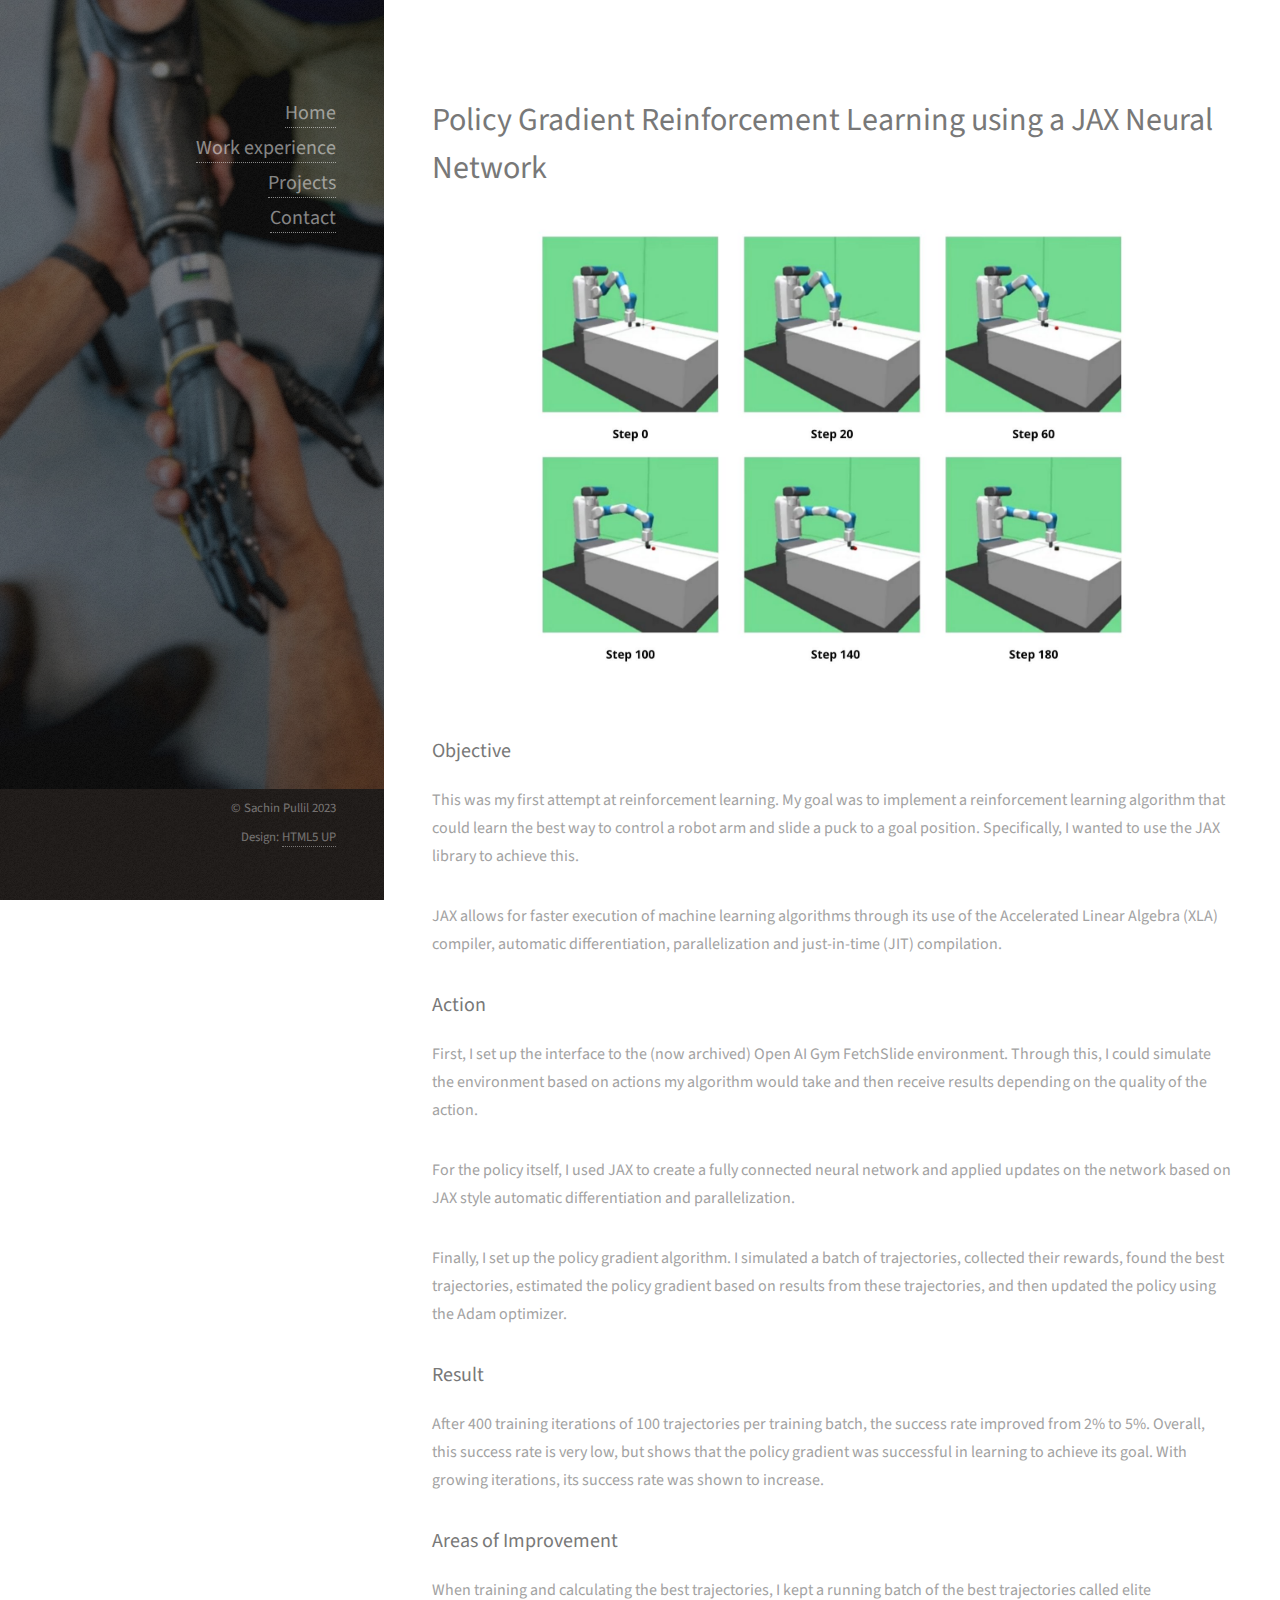
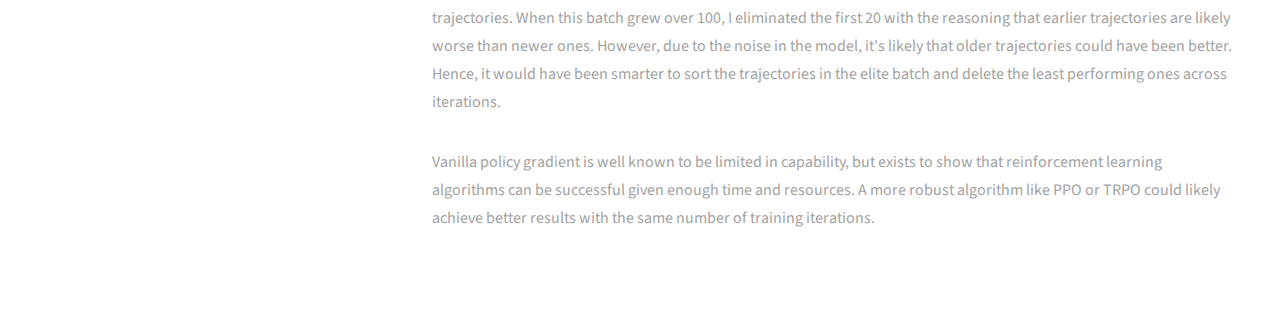
<file: policy-gradient.html>
<!DOCTYPE HTML>
<!--
	Phantom by HTML5 UP
	html5up.net | @ajlkn
	Free for personal and commercial use under the CCA 3.0 license (html5up.net/license)
-->
<html>
	<head>
		<title>Policy Gradient Reinforcement Learning using a JAX Neural Network</title>
		<meta charset="utf-8" />
		<meta name="viewport" content="width=device-width, initial-scale=1, user-scalable=no" />
		<link rel="stylesheet" href="assets/css/main.css" />
		<noscript><link rel="stylesheet" href="assets/css/noscript.css" /></noscript>
	</head>
	<body class="is-preload">
		<!-- Wrapper -->
			<div id="wrapper">

				<!-- Header -->
					<header id="header">
						<div class="inner">
							<h1><a href="index.html">Home</a></h1>
							<h1><a href="index.html#two">Work experience</a></h1>
							<h1><a href="index.html#three">Projects</a></h1>
							<h1><a href="index.html#four">Contact</a></h1>
						</div>
					</header>

				<!-- Main -->
					<div id="main">
						<div class="inner">
							<h1>Policy Gradient Reinforcement Learning using a JAX Neural Network</h1>
							<a class="image fit"><img src="images/fulls/proj4.jpg" alt="" /></a>
							<h3><br/>Objective</h3>
							<p>
								This was my first attempt at reinforcement learning. My goal was to implement a reinforcement learning algorithm
								that could learn the best way to control a robot arm and slide a puck to a goal position. Specifically, I wanted to
								use the JAX library to achieve this. 
							</p>
							<p>
								JAX allows for faster execution of machine learning algorithms through its use of the Accelerated Linear Algebra (XLA)
								compiler, automatic differentiation, parallelization and just-in-time (JIT) compilation.
							</p>						
							
							<h3>Action</h3>
							<p>
								First, I set up the interface to the (now archived) Open AI Gym FetchSlide environment. Through this, I could simulate
								the environment based on actions my algorithm would take and then receive results depending on the quality of the action.
							</p>
							<p>
								For the policy itself, I used JAX to create a fully connected neural network and applied updates on the network based
								on JAX style automatic differentiation and parallelization.
							</p>
							<p>
								Finally, I set up the policy gradient algorithm. I simulated a batch of trajectories, collected their rewards, found the 
								best trajectories, estimated the policy gradient based on results from these trajectories, and then updated the policy
								using the Adam optimizer.
							</p>						
							
							<h3>Result</h3>
							<p>
								After 400 training iterations of 100 trajectories per training batch, the success rate improved from 2% to 5%. Overall,
								this success rate is very low, but shows that the policy gradient was successful in learning to achieve its goal. With 
								growing iterations, its success rate was shown to increase.
							</p>						
							
							<h3>Areas of Improvement</h3>
							<p>
								When training and calculating the best trajectories, I kept a running batch of the best trajectories called elite trajectories.
								When this batch grew over 100, I eliminated the first 20 with the reasoning that earlier trajectories are likely worse than
								newer ones. However, due to the noise in the model, it's likely that older trajectories could have been better. Hence, it would
								have been smarter to sort the trajectories in the elite batch and delete the least performing ones across iterations.
							</p>
							<p>
								Vanilla policy gradient is well known to be limited in capability, but exists to show that reinforcement learning algorithms
								can be successful given enough time and resources. A more robust algorithm like PPO or TRPO could likely achieve better
								results with the same number of training iterations.
							</p>
							

						</div>
					</div>

				<!-- Footer -->
					<footer id="footer">
						<div class="inner">
							<ul class="copyright">
								<li>&copy; Sachin Pullil 2023</li><li>Design: <a target="_blank" href="http://html5up.net">HTML5 UP</a></li>
							</ul>
						</div>
					</footer>

			</div>

		<!-- Scripts -->
			<script src="assets/js/jquery.min.js"></script>
			<script src="assets/js/browser.min.js"></script>
			<script src="assets/js/breakpoints.min.js"></script>
			<script src="assets/js/util.js"></script>
			<script src="assets/js/main.js"></script>

	</body>
</html>
</file>
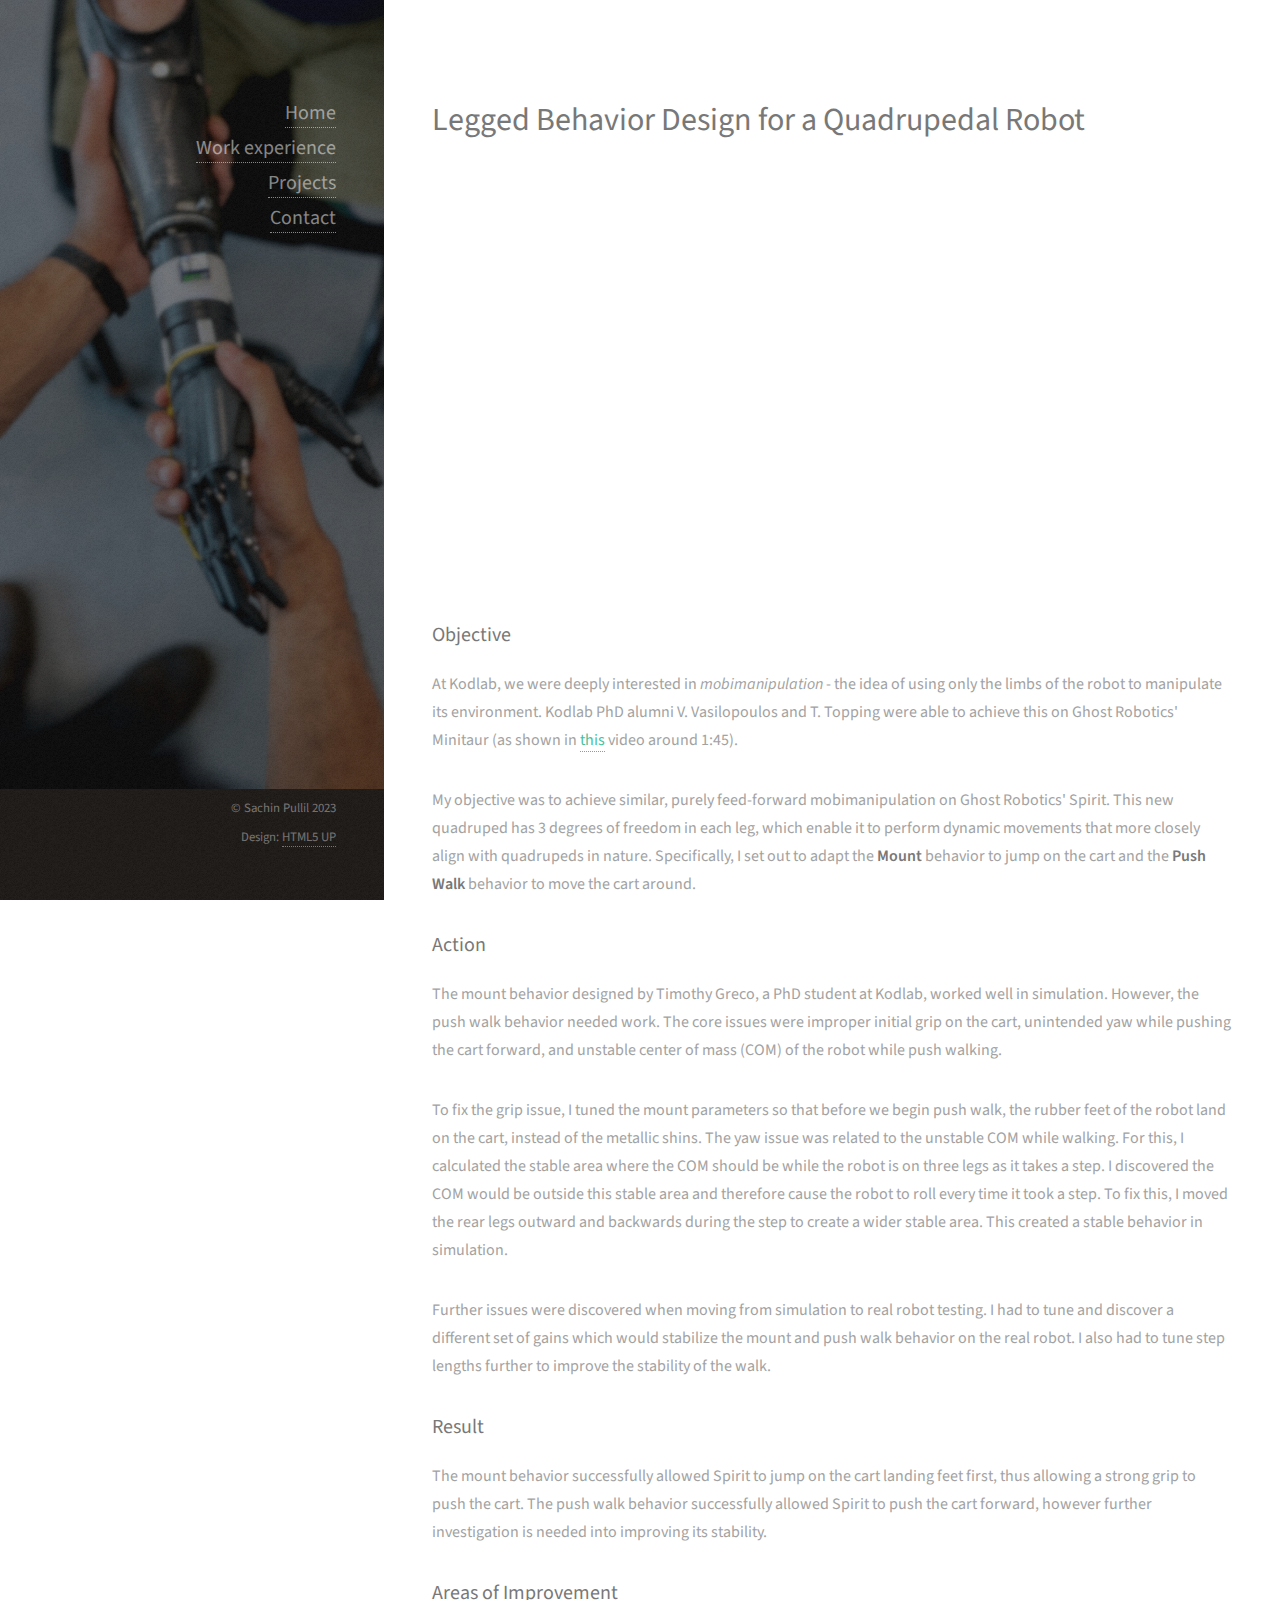
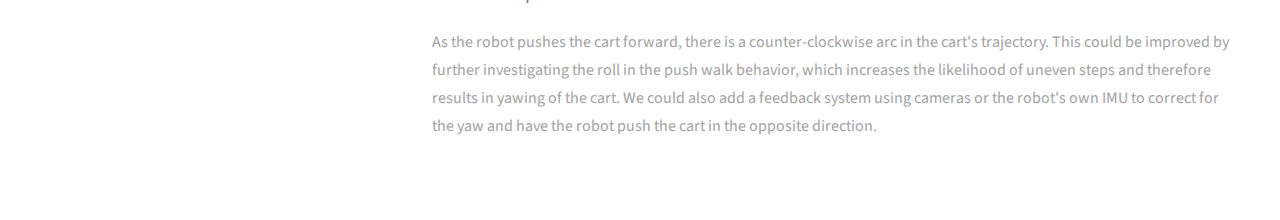
<file: spirit-behaviors.html>
<!DOCTYPE HTML>
<!--
	Phantom by HTML5 UP
	html5up.net | @ajlkn
	Free for personal and commercial use under the CCA 3.0 license (html5up.net/license)
-->
<html>
	<head>
		<title>Legged Behavior Design for a Quadrupedal Robot</title>
		<meta charset="utf-8" />
		<meta name="viewport" content="width=device-width, initial-scale=1, user-scalable=no" />
		<link rel="stylesheet" href="assets/css/main.css" />
		<noscript><link rel="stylesheet" href="assets/css/noscript.css" /></noscript>
	</head>
	<body class="is-preload">
		<!-- Wrapper -->
			<div id="wrapper">

				<!-- Header -->
					<header id="header">
						<div class="inner">
							<h1><a href="index.html">Home</a></h1>
							<h1><a href="index.html#two">Work experience</a></h1>
							<h1><a href="index.html#three">Projects</a></h1>
							<h1><a href="index.html#four">Contact</a></h1>
						</div>
					</header>

				<!-- Main -->
					<div id="main">
						<div class="inner">
							<h1>Legged Behavior Design for a Quadrupedal Robot</h1>
							<iframe width="720" height="405" src="https://www.youtube.com/embed/woVlrw3HygA" title="Spirit Push Walk" frameborder="0" allow="accelerometer; autoplay; clipboard-write; encrypted-media; gyroscope; picture-in-picture; web-share" allowfullscreen></iframe>
							<h3><br/>Objective</h3>
							<p>At Kodlab, we were deeply interested in <i>mobimanipulation</i> - the idea of using only the limbs
								of the robot to manipulate its environment. Kodlab PhD alumni V. Vasilopoulos
								and T. Topping were able to achieve this on Ghost Robotics' Minitaur (as shown in <a href="https://www.youtube.com/v/pOTcxosbOe0?start=105" target="_blank"> this</a> video around 1:45).</p>
							<p>My objective was to achieve similar, purely feed-forward mobimanipulation on Ghost Robotics' Spirit. This new quadruped
								has 3 degrees of freedom in each leg, which enable it to perform dynamic movements that more closely align with 
								quadrupeds in nature. Specifically, I set out to adapt the <b>Mount</b> behavior to jump on the cart and the <b>Push Walk</b> behavior to move the cart around.
							</p>
							<h3>Action</h3>
							<p>
								The mount behavior designed by Timothy Greco, a PhD student at Kodlab, worked well in simulation. However, the push walk behavior needed work.
								The core issues were improper initial grip on the cart, unintended yaw while pushing the cart forward, and unstable center of mass (COM) of the robot while push walking.
							</p>
							<p>
								To fix the grip issue, I tuned the mount parameters so that before we begin push walk, the rubber feet of the robot land on the cart, instead of the metallic shins.
								The yaw issue was related to the unstable COM while walking. For this, I calculated the stable area where the COM should be while the robot is
								on three legs as it takes a step. I discovered the COM would be outside this stable area and therefore cause the robot to roll every time it took a step.
								To fix this, I moved the rear legs outward and backwards during the step to create a wider stable area. This created a stable behavior in simulation.
							</p>
							<p>
								Further issues were discovered when moving from simulation to real robot testing. I had to tune and discover a different set of gains which would stabilize the
								mount and push walk behavior on the real robot. I also had to tune step lengths further to improve the stability of the walk.
							</p>
							<h3>Result</h3>
							<p>
								The mount behavior successfully allowed Spirit to jump on the cart landing feet first, thus allowing a strong grip to push the cart. The push walk behavior successfully
								allowed Spirit to push the cart forward, however further investigation is needed into improving its stability.
							</p>
							<h3>Areas of Improvement</h3>
							<p>
								As the robot pushes the cart forward, there is a counter-clockwise arc in the cart's trajectory. This could be improved by further investigating the roll in the push walk behavior, 
								which increases the likelihood of uneven steps and therefore results in yawing of the cart. We could also add a feedback system using cameras or the robot's own IMU to correct for
								the yaw and have the robot push the cart in the opposite direction.
								
							</p>
						</div>
					</div>

				<!-- Footer -->
					<footer id="footer">
						<div class="inner">
							<ul class="copyright">
								<li>&copy; Sachin Pullil 2023</li><li>Design: <a target="_blank" href="http://html5up.net">HTML5 UP</a></li>
							</ul>
						</div>
					</footer>

			</div>

		<!-- Scripts -->
			<script src="assets/js/jquery.min.js"></script>
			<script src="assets/js/browser.min.js"></script>
			<script src="assets/js/breakpoints.min.js"></script>
			<script src="assets/js/util.js"></script>
			<script src="assets/js/main.js"></script>

	</body>
</html>
</file>
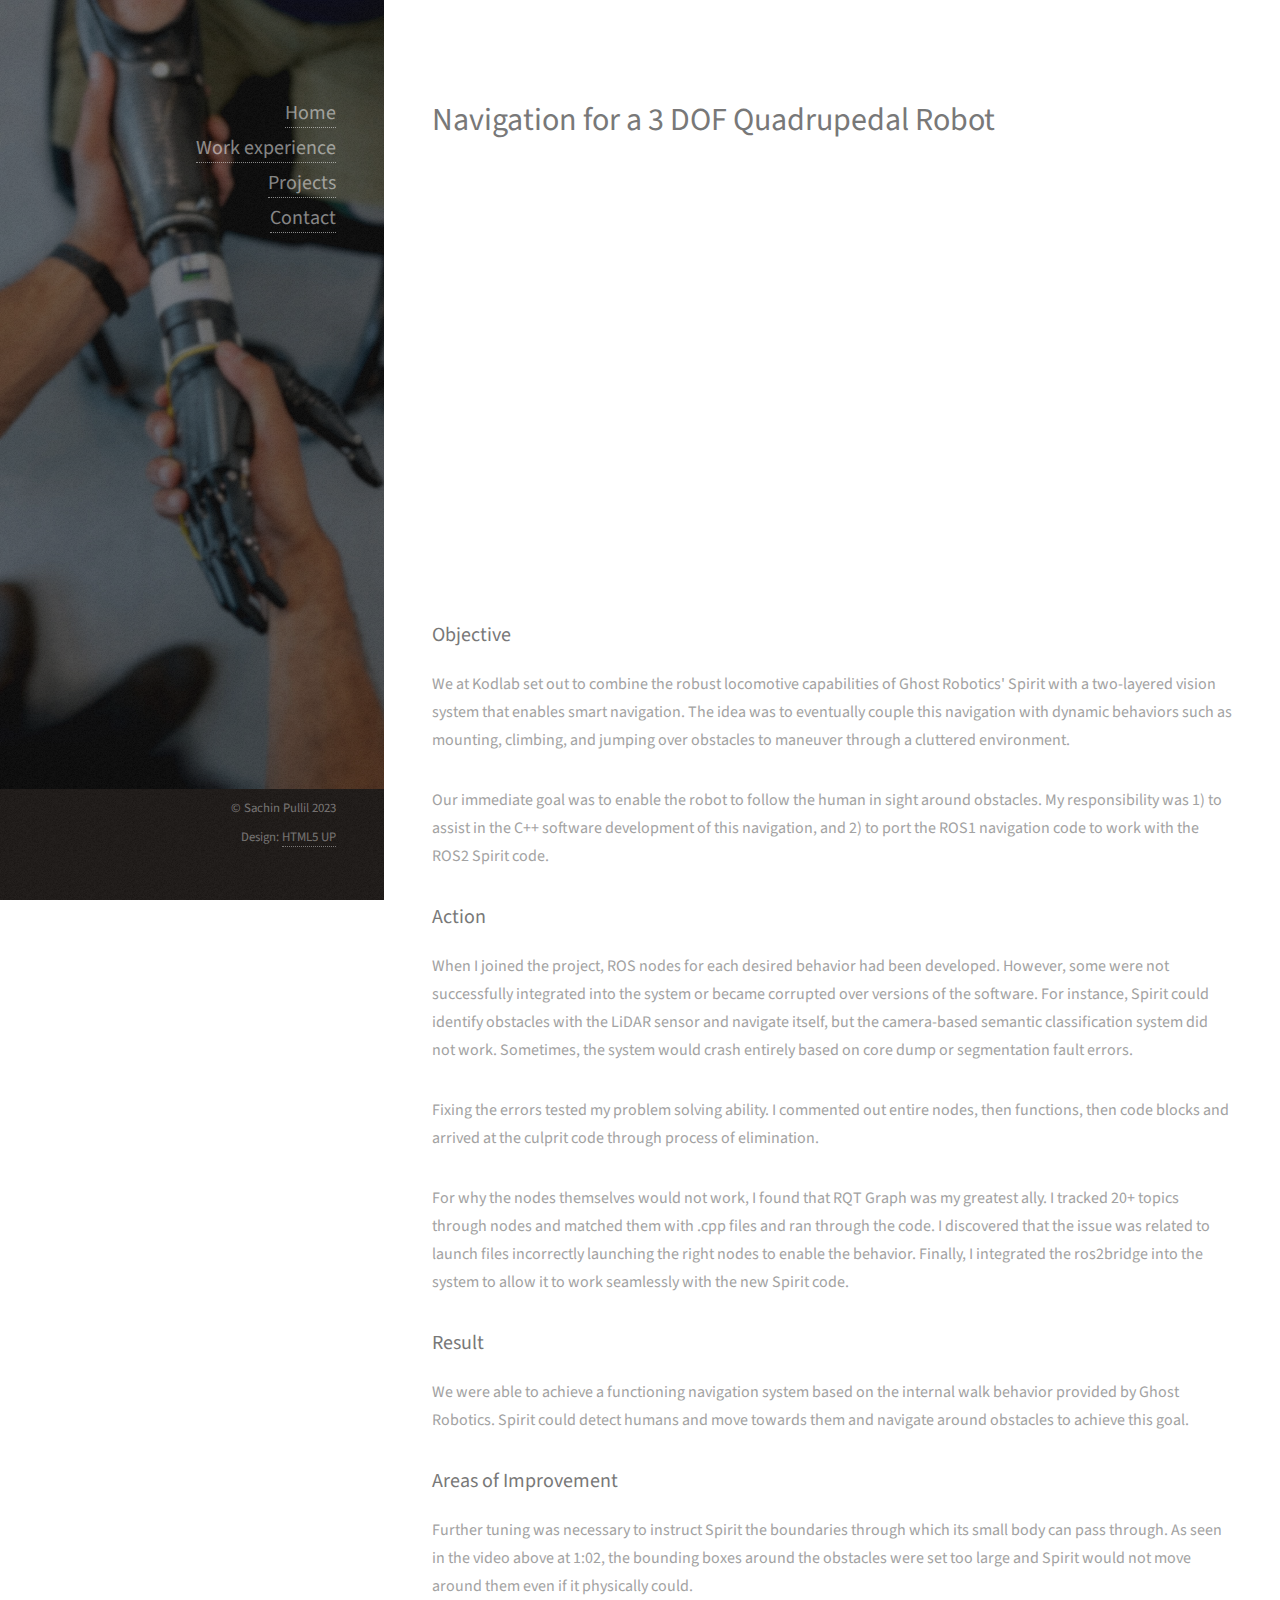
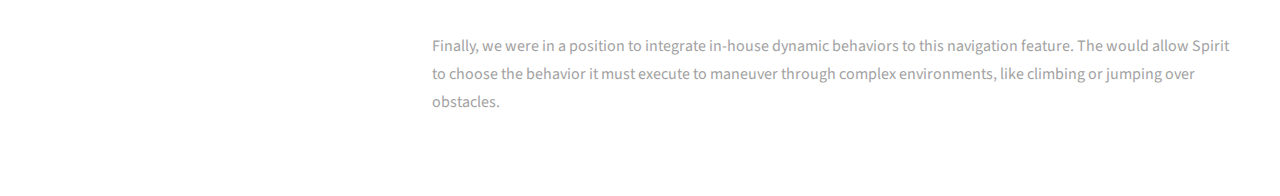
<file: spirit-navigation.html>
<!DOCTYPE HTML>
<!--
	Phantom by HTML5 UP
	html5up.net | @ajlkn
	Free for personal and commercial use under the CCA 3.0 license (html5up.net/license)
-->
<html>
	<head>
		<title>Navigation for a 3 DOF Quadrupedal Robot</title>
		<meta charset="utf-8" />
		<meta name="viewport" content="width=device-width, initial-scale=1, user-scalable=no" />
		<link rel="stylesheet" href="assets/css/main.css" />
		<noscript><link rel="stylesheet" href="assets/css/noscript.css" /></noscript>
	</head>
	<body class="is-preload">
		<!-- Wrapper -->
			<div id="wrapper">

				<!-- Header -->
					<header id="header">
						<div class="inner">
							<h1><a href="index.html">Home</a></h1>
							<h1><a href="index.html#two">Work experience</a></h1>
							<h1><a href="index.html#three">Projects</a></h1>
							<h1><a href="index.html#four">Contact</a></h1>
						</div>
					</header>

				<!-- Main -->
					<div id="main">
						<div class="inner">
							<h1>Navigation for a 3 DOF Quadrupedal Robot</h1>
							<iframe width="720" height="405" src="https://www.youtube.com/embed/PlXnDiABz0s" title="Spirit Navigation" frameborder="0" allow="accelerometer; autoplay; clipboard-write; encrypted-media; gyroscope; picture-in-picture; web-share" allowfullscreen></iframe>
							<h3><br/>Objective</h3>
							<p>
								We at Kodlab set out to combine the robust locomotive capabilities of Ghost Robotics' Spirit with a two-layered vision system 
								that enables smart navigation. The idea was to eventually couple this navigation with dynamic behaviors such as mounting, climbing,
								and jumping over obstacles to maneuver through a cluttered environment.
							</p>
							<p>
								Our immediate goal was to enable the robot to follow the human in sight around obstacles. My responsibility was 1) to assist in the 
								C++ software development of this navigation, and 2) to port the ROS1 navigation code to work with the ROS2 Spirit code.
							</p>
							
							<h3>Action</h3>
							<p>
								When I joined the project, ROS nodes for each desired behavior had been developed. However, some were not successfully integrated
								into the system or became corrupted over versions of the software. For instance, Spirit could identify obstacles with the LiDAR sensor
								and navigate itself, but the camera-based semantic classification system did not work. Sometimes, the system would crash entirely
								based on core dump or segmentation fault errors.
							</p>
							<p>
								Fixing the errors tested my problem solving ability. I commented out entire nodes, then functions, then code blocks and arrived at the culprit
								code through process of elimination. 
							</p>
							<p>								
								For why the nodes themselves would not work, I found that RQT Graph was my greatest ally. I tracked	20+ topics through nodes and 
								matched them with .cpp files and ran through the code. I discovered that the issue was related to launch files	incorrectly	
								launching the right nodes to enable the behavior. Finally, I integrated the <italic>ros2bridge</italic> into the system to allow 
								it to work seamlessly with the new Spirit code.
							</p>
							
							<h3>Result</h3>
							<p>
								We were able to achieve a functioning navigation system based on the internal walk behavior provided by Ghost Robotics.
								Spirit could detect humans and move towards them and navigate around obstacles to achieve this goal.
							</p>
							
							<h3>Areas of Improvement</h3>
							<p>
								Further tuning was necessary to instruct Spirit the boundaries through which its small body can pass through. As seen in the video above
								at 1:02, the bounding boxes around the obstacles were set too large and Spirit would not move around them even if it physically could.
							</p>
							<p>
								Finally, we were in a position to integrate in-house dynamic behaviors to this navigation feature. The would allow Spirit to choose
								the behavior it must execute to maneuver through complex environments, like climbing or jumping over obstacles.
							</p>

						</div>
					</div>

				<!-- Footer -->
					<footer id="footer">
						<div class="inner">
							<ul class="copyright">
								<li>&copy; Sachin Pullil 2023</li><li>Design: <a target="_blank" href="http://html5up.net">HTML5 UP</a></li>
							</ul>
						</div>
					</footer>

			</div>

		<!-- Scripts -->
			<script src="assets/js/jquery.min.js"></script>
			<script src="assets/js/browser.min.js"></script>
			<script src="assets/js/breakpoints.min.js"></script>
			<script src="assets/js/util.js"></script>
			<script src="assets/js/main.js"></script>

	</body>
</html>
</file>
<file: assets/css/main.css>
@import url("fontawesome-all.min.css");
@import url("https://fonts.googleapis.com/css?family=Source+Sans+Pro:400,400italic");

/*
	Strata by HTML5 UP
	html5up.net | @ajlkn
	Free for personal and commercial use under the CCA 3.0 license (html5up.net/license)
*/

html, body, div, span, applet, object,
iframe, h1, h2, h3, h4, h5, h6, p, blockquote,
pre, a, abbr, acronym, address, big, cite,
code, del, dfn, em, img, ins, kbd, q, s, samp,
small, strike, strong, sub, sup, tt, var, b,
u, i, center, dl, dt, dd, ol, ul, li, fieldset,
form, label, legend, table, caption, tbody,
tfoot, thead, tr, th, td, article, aside,
canvas, details, embed, figure, figcaption,
footer, header, hgroup, menu, nav, output, ruby,
section, summary, time, mark, audio, video {
	margin: 0;
	padding: 0;
	border: 0;
	font-size: 100%;
	font: inherit;
	vertical-align: baseline;}

article, aside, details, figcaption, figure,
footer, header, hgroup, menu, nav, section {
	display: block;}

body {
	line-height: 1;
}

ol, ul {
	list-style: none;
}

blockquote, q {
	quotes: none;
}

	blockquote:before, blockquote:after, q:before, q:after {
		content: '';
		content: none;
	}

table {
	border-collapse: collapse;
	border-spacing: 0;
}

body {
	-webkit-text-size-adjust: none;
}

mark {
	background-color: transparent;
	color: inherit;
}

input::-moz-focus-inner {
	border: 0;
	padding: 0;
}

input, select, textarea {
	-moz-appearance: none;
	-webkit-appearance: none;
	-ms-appearance: none;
	appearance: none;
}

/* Basic */

	html {
		box-sizing: border-box;
	}

	*, *:before, *:after {
		box-sizing: inherit;
	}

	body {
		background: #fff;
	}

		body.is-preload *, body.is-preload *:before, body.is-preload *:after {
			-moz-animation: none !important;
			-webkit-animation: none !important;
			-ms-animation: none !important;
			animation: none !important;
			-moz-transition: none !important;
			-webkit-transition: none !important;
			-ms-transition: none !important;
			transition: none !important;
		}

	body, input, select, textarea {
		color: #a2a2a2;
		font-family: "Source Sans Pro", Helvetica, sans-serif;
		font-size: 16pt;
		font-weight: 400;
		line-height: 1.75em;
	}

	a {
		-moz-transition: color 0.2s ease-in-out, border-color 0.2s ease-in-out;
		-webkit-transition: color 0.2s ease-in-out, border-color 0.2s ease-in-out;
		-ms-transition: color 0.2s ease-in-out, border-color 0.2s ease-in-out;
		transition: color 0.2s ease-in-out, border-color 0.2s ease-in-out;
		border-bottom: dotted 1px;
		color: #49bf9d;
		text-decoration: none;
	}

		a:hover {
			border-bottom-color: transparent;
			color: #49bf9d !important;
			text-decoration: none;
		}

	strong, b {
		color: #787878;
		font-weight: 600;
	}

	em, i {
		font-style: italic;
	}

	p {
		margin: 0 0 2em 0;
	}

	h1, h2, h3, h4, h5, h6 {
		color: #787878;
		font-weight: 400;
		line-height: 1em;
		margin: 0 0 1em 0;
	}

		h1 a, h2 a, h3 a, h4 a, h5 a, h6 a {
			color: inherit;
			text-decoration: none;
		}

	h1 {
		font-size: 2em;
		line-height: 1.5em;
	}

	h2 {
		font-size: 1.5em;
		line-height: 1.5em;
	}

	h3 {
		font-size: 1.25em;
		line-height: 1.5em;
	}

	h4 {
		font-size: 1.1em;
		line-height: 1.5em;
	}

	h5 {
		font-size: 0.9em;
		line-height: 1.5em;
	}

	h6 {
		font-size: 0.7em;
		line-height: 1.5em;
	}

	sub {
		font-size: 0.8em;
		position: relative;
		top: 0.5em;
	}

	sup {
		font-size: 0.8em;
		position: relative;
		top: -0.5em;
	}

	hr {
		border: 0;
		border-bottom: solid 2px #efefef;
		margin: 2em 0;
	}

		hr.major {
			margin: 3em 0;
		}

	blockquote {
		border-left: solid 6px #efefef;
		font-style: italic;
		margin: 0 0 2em 0;
		padding: 0.5em 0 0.5em 1.5em;
	}

	code {
		background: #f7f7f7;
		border-radius: 0.35em;
		border: solid 2px #efefef;
		font-family: "Courier New", monospace;
		font-size: 0.9em;
		margin: 0 0.25em;
		padding: 0.25em 0.65em;
	}

	pre {
		-webkit-overflow-scrolling: touch;
		font-family: "Courier New", monospace;
		font-size: 0.9em;
		margin: 0 0 2em 0;
	}

		pre code {
			display: block;
			line-height: 1.75em;
			padding: 1em 1.5em;
			overflow-x: auto;
		}

	.align-left {
		text-align: left;
	}

	.align-center {
		text-align: center;
	}

	.align-right {
		text-align: right;
	}

/* Container */

	.container {
		margin: 0 auto;
		max-width: calc(100% - 4em);
		width: 100%;
	}

		.container.xsmall {
			width: 25%;
		}

		.container.small {
			width: 50%;
		}

		.container.medium {
			width: 75%;
		}

		.container.large {
			width: 125%;
		}

		.container.xlarge {
			width: 150%;
		}

		.container.max {
			width: 100%;
		}

		@media screen and (max-width: 980px) {

			.container {
				width: 100% !important;
				max-width: 100% !important;
			}

		}

		@media screen and (max-width: 480px) {

			.container {
				max-width: calc(100% - 3em);
			}

		}

/* Row */

	.row {
		display: flex;
		flex-wrap: wrap;
		box-sizing: border-box;
		align-items: stretch;
	}

		.row > * {
			box-sizing: border-box;
		}

		.row.gtr-uniform > * > :last-child {
			margin-bottom: 0;
		}

		.row.aln-left {
			justify-content: flex-start;
		}

		.row.aln-center {
			justify-content: center;
		}

		.row.aln-right {
			justify-content: flex-end;
		}

		.row.aln-top {
			align-items: flex-start;
		}

		.row.aln-middle {
			align-items: center;
		}

		.row.aln-bottom {
			align-items: flex-end;
		}

		.row > .imp {
			order: -1;
		}

		.row > .col-1 {
			width: 8.33333%;
		}

		.row > .off-1 {
			margin-left: 8.33333%;
		}

		.row > .col-2 {
			width: 16.66667%;
		}

		.row > .off-2 {
			margin-left: 16.66667%;
		}

		.row > .col-3 {
			width: 25%;
		}

		.row > .off-3 {
			margin-left: 25%;
		}

		.row > .col-4 {
			width: 33.33333%;
		}

		.row > .off-4 {
			margin-left: 33.33333%;
		}

		.row > .col-5 {
			width: 41.66667%;
		}

		.row > .off-5 {
			margin-left: 41.66667%;
		}

		.row > .col-6 {
			width: 50%;
		}

		.row > .off-6 {
			margin-left: 50%;
		}

		.row > .col-7 {
			width: 58.33333%;
		}

		.row > .off-7 {
			margin-left: 58.33333%;
		}

		.row > .col-8 {
			width: 66.66667%;
		}

		.row > .off-8 {
			margin-left: 66.66667%;
		}

		.row > .col-9 {
			width: 75%;
		}

		.row > .off-9 {
			margin-left: 75%;
		}

		.row > .col-10 {
			width: 83.33333%;
		}

		.row > .off-10 {
			margin-left: 83.33333%;
		}

		.row > .col-11 {
			width: 91.66667%;
		}

		.row > .off-11 {
			margin-left: 91.66667%;
		}

		.row > .col-12 {
			width: 100%;
		}

		.row > .off-12 {
			margin-left: 100%;
		}

		.row.gtr-0 {
			margin-top: 0;
			margin-left: 0em;
		}

			.row.gtr-0 > * {
				padding: 0 0 0 0em;
			}

			.row.gtr-0.gtr-uniform {
				margin-top: 0em;
			}

				.row.gtr-0.gtr-uniform > * {
					padding-top: 0em;
				}

		.row.gtr-25 {
			margin-top: 0;
			margin-left: -0.625em;
		}

			.row.gtr-25 > * {
				padding: 0 0 0 0.625em;
			}

			.row.gtr-25.gtr-uniform {
				margin-top: -0.625em;
			}

				.row.gtr-25.gtr-uniform > * {
					padding-top: 0.625em;
				}

		.row.gtr-50 {
			margin-top: 0;
			margin-left: -1.25em;
		}

			.row.gtr-50 > * {
				padding: 0 0 0 1.25em;
			}

			.row.gtr-50.gtr-uniform {
				margin-top: -1.25em;
			}

				.row.gtr-50.gtr-uniform > * {
					padding-top: 1.25em;
				}

		.row {
			margin-top: 0;
			margin-left: -2.5em;
		}

			.row > * {
				padding: 0 0 0 2.5em;
			}

			.row.gtr-uniform {
				margin-top: -2.5em;
			}

				.row.gtr-uniform > * {
					padding-top: 2.5em;
				}

		.row.gtr-150 {
			margin-top: 0;
			margin-left: -3.75em;
		}

			.row.gtr-150 > * {
				padding: 0 0 0 3.75em;
			}

			.row.gtr-150.gtr-uniform {
				margin-top: -3.75em;
			}

				.row.gtr-150.gtr-uniform > * {
					padding-top: 3.75em;
				}

		.row.gtr-200 {
			margin-top: 0;
			margin-left: -5em;
		}

			.row.gtr-200 > * {
				padding: 0 0 0 5em;
			}

			.row.gtr-200.gtr-uniform {
				margin-top: -5em;
			}

				.row.gtr-200.gtr-uniform > * {
					padding-top: 5em;
				}

		@media screen and (max-width: 1800px) {

			.row {
				display: flex;
				flex-wrap: wrap;
				box-sizing: border-box;
				align-items: stretch;
			}

				.row > * {
					box-sizing: border-box;
				}

				.row.gtr-uniform > * > :last-child {
					margin-bottom: 0;
				}

				.row.aln-left {
					justify-content: flex-start;
				}

				.row.aln-center {
					justify-content: center;
				}

				.row.aln-right {
					justify-content: flex-end;
				}

				.row.aln-top {
					align-items: flex-start;
				}

				.row.aln-middle {
					align-items: center;
				}

				.row.aln-bottom {
					align-items: flex-end;
				}

				.row > .imp-xlarge {
					order: -1;
				}

				.row > .col-1-xlarge {
					width: 8.33333%;
				}

				.row > .off-1-xlarge {
					margin-left: 8.33333%;
				}

				.row > .col-2-xlarge {
					width: 16.66667%;
				}

				.row > .off-2-xlarge {
					margin-left: 16.66667%;
				}

				.row > .col-3-xlarge {
					width: 25%;
				}

				.row > .off-3-xlarge {
					margin-left: 25%;
				}

				.row > .col-4-xlarge {
					width: 33.33333%;
				}

				.row > .off-4-xlarge {
					margin-left: 33.33333%;
				}

				.row > .col-5-xlarge {
					width: 41.66667%;
				}

				.row > .off-5-xlarge {
					margin-left: 41.66667%;
				}

				.row > .col-6-xlarge {
					width: 50%;
				}

				.row > .off-6-xlarge {
					margin-left: 50%;
				}

				.row > .col-7-xlarge {
					width: 58.33333%;
				}

				.row > .off-7-xlarge {
					margin-left: 58.33333%;
				}

				.row > .col-8-xlarge {
					width: 66.66667%;
				}

				.row > .off-8-xlarge {
					margin-left: 66.66667%;
				}

				.row > .col-9-xlarge {
					width: 75%;
				}

				.row > .off-9-xlarge {
					margin-left: 75%;
				}

				.row > .col-10-xlarge {
					width: 83.33333%;
				}

				.row > .off-10-xlarge {
					margin-left: 83.33333%;
				}

				.row > .col-11-xlarge {
					width: 91.66667%;
				}

				.row > .off-11-xlarge {
					margin-left: 91.66667%;
				}

				.row > .col-12-xlarge {
					width: 100%;
				}

				.row > .off-12-xlarge {
					margin-left: 100%;
				}

				.row.gtr-0 {
					margin-top: 0;
					margin-left: 0em;
				}

					.row.gtr-0 > * {
						padding: 0 0 0 0em;
					}

					.row.gtr-0.gtr-uniform {
						margin-top: 0em;
					}

						.row.gtr-0.gtr-uniform > * {
							padding-top: 0em;
						}

				.row.gtr-25 {
					margin-top: 0;
					margin-left: -0.625em;
				}

					.row.gtr-25 > * {
						padding: 0 0 0 0.625em;
					}

					.row.gtr-25.gtr-uniform {
						margin-top: -0.625em;
					}

						.row.gtr-25.gtr-uniform > * {
							padding-top: 0.625em;
						}

				.row.gtr-50 {
					margin-top: 0;
					margin-left: -1.25em;
				}

					.row.gtr-50 > * {
						padding: 0 0 0 1.25em;
					}

					.row.gtr-50.gtr-uniform {
						margin-top: -1.25em;
					}

						.row.gtr-50.gtr-uniform > * {
							padding-top: 1.25em;
						}

				.row {
					margin-top: 0;
					margin-left: -2.5em;
				}

					.row > * {
						padding: 0 0 0 2.5em;
					}

					.row.gtr-uniform {
						margin-top: -2.5em;
					}

						.row.gtr-uniform > * {
							padding-top: 2.5em;
						}

				.row.gtr-150 {
					margin-top: 0;
					margin-left: -3.75em;
				}

					.row.gtr-150 > * {
						padding: 0 0 0 3.75em;
					}

					.row.gtr-150.gtr-uniform {
						margin-top: -3.75em;
					}

						.row.gtr-150.gtr-uniform > * {
							padding-top: 3.75em;
						}

				.row.gtr-200 {
					margin-top: 0;
					margin-left: -5em;
				}

					.row.gtr-200 > * {
						padding: 0 0 0 5em;
					}

					.row.gtr-200.gtr-uniform {
						margin-top: -5em;
					}

						.row.gtr-200.gtr-uniform > * {
							padding-top: 5em;
						}

		}

		@media screen and (max-width: 1280px) {

			.row {
				display: flex;
				flex-wrap: wrap;
				box-sizing: border-box;
				align-items: stretch;
			}

				.row > * {
					box-sizing: border-box;
				}

				.row.gtr-uniform > * > :last-child {
					margin-bottom: 0;
				}

				.row.aln-left {
					justify-content: flex-start;
				}

				.row.aln-center {
					justify-content: center;
				}

				.row.aln-right {
					justify-content: flex-end;
				}

				.row.aln-top {
					align-items: flex-start;
				}

				.row.aln-middle {
					align-items: center;
				}

				.row.aln-bottom {
					align-items: flex-end;
				}

				.row > .imp-large {
					order: -1;
				}

				.row > .col-1-large {
					width: 8.33333%;
				}

				.row > .off-1-large {
					margin-left: 8.33333%;
				}

				.row > .col-2-large {
					width: 16.66667%;
				}

				.row > .off-2-large {
					margin-left: 16.66667%;
				}

				.row > .col-3-large {
					width: 25%;
				}

				.row > .off-3-large {
					margin-left: 25%;
				}

				.row > .col-4-large {
					width: 33.33333%;
				}

				.row > .off-4-large {
					margin-left: 33.33333%;
				}

				.row > .col-5-large {
					width: 41.66667%;
				}

				.row > .off-5-large {
					margin-left: 41.66667%;
				}

				.row > .col-6-large {
					width: 50%;
				}

				.row > .off-6-large {
					margin-left: 50%;
				}

				.row > .col-7-large {
					width: 58.33333%;
				}

				.row > .off-7-large {
					margin-left: 58.33333%;
				}

				.row > .col-8-large {
					width: 66.66667%;
				}

				.row > .off-8-large {
					margin-left: 66.66667%;
				}

				.row > .col-9-large {
					width: 75%;
				}

				.row > .off-9-large {
					margin-left: 75%;
				}

				.row > .col-10-large {
					width: 83.33333%;
				}

				.row > .off-10-large {
					margin-left: 83.33333%;
				}

				.row > .col-11-large {
					width: 91.66667%;
				}

				.row > .off-11-large {
					margin-left: 91.66667%;
				}

				.row > .col-12-large {
					width: 100%;
				}

				.row > .off-12-large {
					margin-left: 100%;
				}

				.row.gtr-0 {
					margin-top: 0;
					margin-left: 0em;
				}

					.row.gtr-0 > * {
						padding: 0 0 0 0em;
					}

					.row.gtr-0.gtr-uniform {
						margin-top: 0em;
					}

						.row.gtr-0.gtr-uniform > * {
							padding-top: 0em;
						}

				.row.gtr-25 {
					margin-top: 0;
					margin-left: -0.5em;
				}

					.row.gtr-25 > * {
						padding: 0 0 0 0.5em;
					}

					.row.gtr-25.gtr-uniform {
						margin-top: -0.5em;
					}

						.row.gtr-25.gtr-uniform > * {
							padding-top: 0.5em;
						}

				.row.gtr-50 {
					margin-top: 0;
					margin-left: -1em;
				}

					.row.gtr-50 > * {
						padding: 0 0 0 1em;
					}

					.row.gtr-50.gtr-uniform {
						margin-top: -1em;
					}

						.row.gtr-50.gtr-uniform > * {
							padding-top: 1em;
						}

				.row {
					margin-top: 0;
					margin-left: -2em;
				}

					.row > * {
						padding: 0 0 0 2em;
					}

					.row.gtr-uniform {
						margin-top: -2em;
					}

						.row.gtr-uniform > * {
							padding-top: 2em;
						}

				.row.gtr-150 {
					margin-top: 0;
					margin-left: -3em;
				}

					.row.gtr-150 > * {
						padding: 0 0 0 3em;
					}

					.row.gtr-150.gtr-uniform {
						margin-top: -3em;
					}

						.row.gtr-150.gtr-uniform > * {
							padding-top: 3em;
						}

				.row.gtr-200 {
					margin-top: 0;
					margin-left: -4em;
				}

					.row.gtr-200 > * {
						padding: 0 0 0 4em;
					}

					.row.gtr-200.gtr-uniform {
						margin-top: -4em;
					}

						.row.gtr-200.gtr-uniform > * {
							padding-top: 4em;
						}

		}

		@media screen and (max-width: 980px) {

			.row {
				display: flex;
				flex-wrap: wrap;
				box-sizing: border-box;
				align-items: stretch;
			}

				.row > * {
					box-sizing: border-box;
				}

				.row.gtr-uniform > * > :last-child {
					margin-bottom: 0;
				}

				.row.aln-left {
					justify-content: flex-start;
				}

				.row.aln-center {
					justify-content: center;
				}

				.row.aln-right {
					justify-content: flex-end;
				}

				.row.aln-top {
					align-items: flex-start;
				}

				.row.aln-middle {
					align-items: center;
				}

				.row.aln-bottom {
					align-items: flex-end;
				}

				.row > .imp-medium {
					order: -1;
				}

				.row > .col-1-medium {
					width: 8.33333%;
				}

				.row > .off-1-medium {
					margin-left: 8.33333%;
				}

				.row > .col-2-medium {
					width: 16.66667%;
				}

				.row > .off-2-medium {
					margin-left: 16.66667%;
				}

				.row > .col-3-medium {
					width: 25%;
				}

				.row > .off-3-medium {
					margin-left: 25%;
				}

				.row > .col-4-medium {
					width: 33.33333%;
				}

				.row > .off-4-medium {
					margin-left: 33.33333%;
				}

				.row > .col-5-medium {
					width: 41.66667%;
				}

				.row > .off-5-medium {
					margin-left: 41.66667%;
				}

				.row > .col-6-medium {
					width: 50%;
				}

				.row > .off-6-medium {
					margin-left: 50%;
				}

				.row > .col-7-medium {
					width: 58.33333%;
				}

				.row > .off-7-medium {
					margin-left: 58.33333%;
				}

				.row > .col-8-medium {
					width: 66.66667%;
				}

				.row > .off-8-medium {
					margin-left: 66.66667%;
				}

				.row > .col-9-medium {
					width: 75%;
				}

				.row > .off-9-medium {
					margin-left: 75%;
				}

				.row > .col-10-medium {
					width: 83.33333%;
				}

				.row > .off-10-medium {
					margin-left: 83.33333%;
				}

				.row > .col-11-medium {
					width: 91.66667%;
				}

				.row > .off-11-medium {
					margin-left: 91.66667%;
				}

				.row > .col-12-medium {
					width: 100%;
				}

				.row > .off-12-medium {
					margin-left: 100%;
				}

				.row.gtr-0 {
					margin-top: 0;
					margin-left: 0em;
				}

					.row.gtr-0 > * {
						padding: 0 0 0 0em;
					}

					.row.gtr-0.gtr-uniform {
						margin-top: 0em;
					}

						.row.gtr-0.gtr-uniform > * {
							padding-top: 0em;
						}

				.row.gtr-25 {
					margin-top: 0;
					margin-left: -0.5em;
				}

					.row.gtr-25 > * {
						padding: 0 0 0 0.5em;
					}

					.row.gtr-25.gtr-uniform {
						margin-top: -0.5em;
					}

						.row.gtr-25.gtr-uniform > * {
							padding-top: 0.5em;
						}

				.row.gtr-50 {
					margin-top: 0;
					margin-left: -1em;
				}

					.row.gtr-50 > * {
						padding: 0 0 0 1em;
					}

					.row.gtr-50.gtr-uniform {
						margin-top: -1em;
					}

						.row.gtr-50.gtr-uniform > * {
							padding-top: 1em;
						}

				.row {
					margin-top: 0;
					margin-left: -2em;
				}

					.row > * {
						padding: 0 0 0 2em;
					}

					.row.gtr-uniform {
						margin-top: -2em;
					}

						.row.gtr-uniform > * {
							padding-top: 2em;
						}

				.row.gtr-150 {
					margin-top: 0;
					margin-left: -3em;
				}

					.row.gtr-150 > * {
						padding: 0 0 0 3em;
					}

					.row.gtr-150.gtr-uniform {
						margin-top: -3em;
					}

						.row.gtr-150.gtr-uniform > * {
							padding-top: 3em;
						}

				.row.gtr-200 {
					margin-top: 0;
					margin-left: -4em;
				}

					.row.gtr-200 > * {
						padding: 0 0 0 4em;
					}

					.row.gtr-200.gtr-uniform {
						margin-top: -4em;
					}

						.row.gtr-200.gtr-uniform > * {
							padding-top: 4em;
						}

		}

		@media screen and (max-width: 736px) {

			.row {
				display: flex;
				flex-wrap: wrap;
				box-sizing: border-box;
				align-items: stretch;
			}

				.row > * {
					box-sizing: border-box;
				}

				.row.gtr-uniform > * > :last-child {
					margin-bottom: 0;
				}

				.row.aln-left {
					justify-content: flex-start;
				}

				.row.aln-center {
					justify-content: center;
				}

				.row.aln-right {
					justify-content: flex-end;
				}

				.row.aln-top {
					align-items: flex-start;
				}

				.row.aln-middle {
					align-items: center;
				}

				.row.aln-bottom {
					align-items: flex-end;
				}

				.row > .imp-small {
					order: -1;
				}

				.row > .col-1-small {
					width: 8.33333%;
				}

				.row > .off-1-small {
					margin-left: 8.33333%;
				}

				.row > .col-2-small {
					width: 16.66667%;
				}

				.row > .off-2-small {
					margin-left: 16.66667%;
				}

				.row > .col-3-small {
					width: 25%;
				}

				.row > .off-3-small {
					margin-left: 25%;
				}

				.row > .col-4-small {
					width: 33.33333%;
				}

				.row > .off-4-small {
					margin-left: 33.33333%;
				}

				.row > .col-5-small {
					width: 41.66667%;
				}

				.row > .off-5-small {
					margin-left: 41.66667%;
				}

				.row > .col-6-small {
					width: 50%;
				}

				.row > .off-6-small {
					margin-left: 50%;
				}

				.row > .col-7-small {
					width: 58.33333%;
				}

				.row > .off-7-small {
					margin-left: 58.33333%;
				}

				.row > .col-8-small {
					width: 66.66667%;
				}

				.row > .off-8-small {
					margin-left: 66.66667%;
				}

				.row > .col-9-small {
					width: 75%;
				}

				.row > .off-9-small {
					margin-left: 75%;
				}

				.row > .col-10-small {
					width: 83.33333%;
				}

				.row > .off-10-small {
					margin-left: 83.33333%;
				}

				.row > .col-11-small {
					width: 91.66667%;
				}

				.row > .off-11-small {
					margin-left: 91.66667%;
				}

				.row > .col-12-small {
					width: 100%;
				}

				.row > .off-12-small {
					margin-left: 100%;
				}

				.row.gtr-0 {
					margin-top: 0;
					margin-left: 0em;
				}

					.row.gtr-0 > * {
						padding: 0 0 0 0em;
					}

					.row.gtr-0.gtr-uniform {
						margin-top: 0em;
					}

						.row.gtr-0.gtr-uniform > * {
							padding-top: 0em;
						}

				.row.gtr-25 {
					margin-top: 0;
					margin-left: -0.375em;
				}

					.row.gtr-25 > * {
						padding: 0 0 0 0.375em;
					}

					.row.gtr-25.gtr-uniform {
						margin-top: -0.375em;
					}

						.row.gtr-25.gtr-uniform > * {
							padding-top: 0.375em;
						}

				.row.gtr-50 {
					margin-top: 0;
					margin-left: -0.75em;
				}

					.row.gtr-50 > * {
						padding: 0 0 0 0.75em;
					}

					.row.gtr-50.gtr-uniform {
						margin-top: -0.75em;
					}

						.row.gtr-50.gtr-uniform > * {
							padding-top: 0.75em;
						}

				.row {
					margin-top: 0;
					margin-left: -1.5em;
				}

					.row > * {
						padding: 0 0 0 1.5em;
					}

					.row.gtr-uniform {
						margin-top: -1.5em;
					}

						.row.gtr-uniform > * {
							padding-top: 1.5em;
						}

				.row.gtr-150 {
					margin-top: 0;
					margin-left: -2.25em;
				}

					.row.gtr-150 > * {
						padding: 0 0 0 2.25em;
					}

					.row.gtr-150.gtr-uniform {
						margin-top: -2.25em;
					}

						.row.gtr-150.gtr-uniform > * {
							padding-top: 2.25em;
						}

				.row.gtr-200 {
					margin-top: 0;
					margin-left: -3em;
				}

					.row.gtr-200 > * {
						padding: 0 0 0 3em;
					}

					.row.gtr-200.gtr-uniform {
						margin-top: -3em;
					}

						.row.gtr-200.gtr-uniform > * {
							padding-top: 3em;
						}

		}

		@media screen and (max-width: 480px) {

			.row {
				display: flex;
				flex-wrap: wrap;
				box-sizing: border-box;
				align-items: stretch;
			}

				.row > * {
					box-sizing: border-box;
				}

				.row.gtr-uniform > * > :last-child {
					margin-bottom: 0;
				}

				.row.aln-left {
					justify-content: flex-start;
				}

				.row.aln-center {
					justify-content: center;
				}

				.row.aln-right {
					justify-content: flex-end;
				}

				.row.aln-top {
					align-items: flex-start;
				}

				.row.aln-middle {
					align-items: center;
				}

				.row.aln-bottom {
					align-items: flex-end;
				}

				.row > .imp-xsmall {
					order: -1;
				}

				.row > .col-1-xsmall {
					width: 8.33333%;
				}

				.row > .off-1-xsmall {
					margin-left: 8.33333%;
				}

				.row > .col-2-xsmall {
					width: 16.66667%;
				}

				.row > .off-2-xsmall {
					margin-left: 16.66667%;
				}

				.row > .col-3-xsmall {
					width: 25%;
				}

				.row > .off-3-xsmall {
					margin-left: 25%;
				}

				.row > .col-4-xsmall {
					width: 33.33333%;
				}

				.row > .off-4-xsmall {
					margin-left: 33.33333%;
				}

				.row > .col-5-xsmall {
					width: 41.66667%;
				}

				.row > .off-5-xsmall {
					margin-left: 41.66667%;
				}

				.row > .col-6-xsmall {
					width: 50%;
				}

				.row > .off-6-xsmall {
					margin-left: 50%;
				}

				.row > .col-7-xsmall {
					width: 58.33333%;
				}

				.row > .off-7-xsmall {
					margin-left: 58.33333%;
				}

				.row > .col-8-xsmall {
					width: 66.66667%;
				}

				.row > .off-8-xsmall {
					margin-left: 66.66667%;
				}

				.row > .col-9-xsmall {
					width: 75%;
				}

				.row > .off-9-xsmall {
					margin-left: 75%;
				}

				.row > .col-10-xsmall {
					width: 83.33333%;
				}

				.row > .off-10-xsmall {
					margin-left: 83.33333%;
				}

				.row > .col-11-xsmall {
					width: 91.66667%;
				}

				.row > .off-11-xsmall {
					margin-left: 91.66667%;
				}

				.row > .col-12-xsmall {
					width: 100%;
				}

				.row > .off-12-xsmall {
					margin-left: 100%;
				}

				.row.gtr-0 {
					margin-top: 0;
					margin-left: 0em;
				}

					.row.gtr-0 > * {
						padding: 0 0 0 0em;
					}

					.row.gtr-0.gtr-uniform {
						margin-top: 0em;
					}

						.row.gtr-0.gtr-uniform > * {
							padding-top: 0em;
						}

				.row.gtr-25 {
					margin-top: 0;
					margin-left: -0.375em;
				}

					.row.gtr-25 > * {
						padding: 0 0 0 0.375em;
					}

					.row.gtr-25.gtr-uniform {
						margin-top: -0.375em;
					}

						.row.gtr-25.gtr-uniform > * {
							padding-top: 0.375em;
						}

				.row.gtr-50 {
					margin-top: 0;
					margin-left: -0.75em;
				}

					.row.gtr-50 > * {
						padding: 0 0 0 0.75em;
					}

					.row.gtr-50.gtr-uniform {
						margin-top: -0.75em;
					}

						.row.gtr-50.gtr-uniform > * {
							padding-top: 0.75em;
						}

				.row {
					margin-top: 0;
					margin-left: -1.5em;
				}

					.row > * {
						padding: 0 0 0 1.5em;
					}

					.row.gtr-uniform {
						margin-top: -1.5em;
					}

						.row.gtr-uniform > * {
							padding-top: 1.5em;
						}

				.row.gtr-150 {
					margin-top: 0;
					margin-left: -2.25em;
				}

					.row.gtr-150 > * {
						padding: 0 0 0 2.25em;
					}

					.row.gtr-150.gtr-uniform {
						margin-top: -2.25em;
					}

						.row.gtr-150.gtr-uniform > * {
							padding-top: 2.25em;
						}

				.row.gtr-200 {
					margin-top: 0;
					margin-left: -3em;
				}

					.row.gtr-200 > * {
						padding: 0 0 0 3em;
					}

					.row.gtr-200.gtr-uniform {
						margin-top: -3em;
					}

						.row.gtr-200.gtr-uniform > * {
							padding-top: 3em;
						}

		}

/* Section/Article */

	section.special, article.special {
		text-align: center;
	}

	header p {
		color: #b2b2b2;
		position: relative;
		margin: 0 0 1.5em 0;
	}

	header h2 + p {
		font-size: 1.25em;
		margin-top: -1em;
		line-height: 1.5em;
	}

	header h3 + p {
		font-size: 1.1em;
		margin-top: -0.8em;
		line-height: 1.5em;
	}

	header h4 + p,
	header h5 + p,
	header h6 + p {
		font-size: 0.9em;
		margin-top: -0.6em;
		line-height: 1.5em;
	}

	header.major h2 {
		font-size: 2em;
	}

/* Form */

	form {
		margin: 0 0 2em 0;
	}

	label {
		color: #787878;
		display: block;
		font-size: 0.9em;
		font-weight: 400;
		margin: 0 0 1em 0;
	}

	input[type="text"],
	input[type="password"],
	input[type="email"],
	select,
	textarea {
		-moz-appearance: none;
		-webkit-appearance: none;
		-ms-appearance: none;
		appearance: none;
		background: #f7f7f7;
		border-radius: 0.35em;
		border: solid 2px transparent;
		color: inherit;
		display: block;
		outline: 0;
		padding: 0 0.75em;
		text-decoration: none;
		width: 100%;
	}

		input[type="text"]:invalid,
		input[type="password"]:invalid,
		input[type="email"]:invalid,
		select:invalid,
		textarea:invalid {
			box-shadow: none;
		}

		input[type="text"]:focus,
		input[type="password"]:focus,
		input[type="email"]:focus,
		select:focus,
		textarea:focus {
			border-color: #49bf9d;
		}

	select {
		background-image: url("data:image/svg+xml;charset=utf8,%3Csvg xmlns='http://www.w3.org/2000/svg' width='40' height='40' preserveAspectRatio='none' viewBox='0 0 40 40'%3E%3Cpath d='M9.4,12.3l10.4,10.4l10.4-10.4c0.2-0.2,0.5-0.4,0.9-0.4c0.3,0,0.6,0.1,0.9,0.4l3.3,3.3c0.2,0.2,0.4,0.5,0.4,0.9 c0,0.4-0.1,0.6-0.4,0.9L20.7,31.9c-0.2,0.2-0.5,0.4-0.9,0.4c-0.3,0-0.6-0.1-0.9-0.4L4.3,17.3c-0.2-0.2-0.4-0.5-0.4-0.9 c0-0.4,0.1-0.6,0.4-0.9l3.3-3.3c0.2-0.2,0.5-0.4,0.9-0.4S9.1,12.1,9.4,12.3z' fill='%23dfdfdf' /%3E%3C/svg%3E");
		background-size: 1.25rem;
		background-repeat: no-repeat;
		background-position: calc(100% - 1rem) center;
		height: 2.75em;
		padding-right: 2.75em;
		text-overflow: ellipsis;
	}

		select option {
			color: #787878;
			background: #fff;
		}

		select:focus::-ms-value {
			background-color: transparent;
		}

		select::-ms-expand {
			display: none;
		}

	input[type="text"],
	input[type="password"],
	input[type="email"],
	select {
		height: 2.75em;
	}

	textarea {
		padding: 0.75em;
	}

	input[type="checkbox"],
	input[type="radio"] {
		-moz-appearance: none;
		-webkit-appearance: none;
		-ms-appearance: none;
		appearance: none;
		display: block;
		float: left;
		margin-right: -2em;
		opacity: 0;
		width: 1em;
		z-index: -1;
	}

		input[type="checkbox"] + label,
		input[type="radio"] + label {
			text-decoration: none;
			color: #a2a2a2;
			cursor: pointer;
			display: inline-block;
			font-size: 1em;
			font-weight: 400;
			padding-left: 2.4em;
			padding-right: 0.75em;
			position: relative;
		}

			input[type="checkbox"] + label:before,
			input[type="radio"] + label:before {
				-moz-osx-font-smoothing: grayscale;
				-webkit-font-smoothing: antialiased;
				display: inline-block;
				font-style: normal;
				font-variant: normal;
				text-rendering: auto;
				line-height: 1;
				text-transform: none !important;
				font-family: 'Font Awesome 5 Free';
				font-weight: 900;
			}

			input[type="checkbox"] + label:before,
			input[type="radio"] + label:before {
				background: #f7f7f7;
				border-radius: 0.35em;
				border: solid 2px transparent;
				content: '';
				display: inline-block;
				font-size: 0.8em;
				height: 2.0625em;
				left: 0;
				line-height: 1.85625em;
				position: absolute;
				text-align: center;
				top: 0;
				width: 2.0625em;
			}

		input[type="checkbox"]:checked + label:before,
		input[type="radio"]:checked + label:before {
			background: #787878;
			border-color: #787878;
			color: #fff;
			content: '\f00c';
		}

		input[type="checkbox"]:focus + label:before,
		input[type="radio"]:focus + label:before {
			border-color: #49bf9d;
		}

	input[type="checkbox"] + label:before {
		border-radius: 0.35em;
	}

	input[type="radio"] + label:before {
		border-radius: 100%;
	}

	::-webkit-input-placeholder {
		color: #b2b2b2 !important;
		opacity: 1.0;
	}

	:-moz-placeholder {
		color: #b2b2b2 !important;
		opacity: 1.0;
	}

	::-moz-placeholder {
		color: #b2b2b2 !important;
		opacity: 1.0;
	}

	:-ms-input-placeholder {
		color: #b2b2b2 !important;
		opacity: 1.0;
	}

/* Box */

	.box {
		border-radius: 0.35em;
		border: solid 2px #efefef;
		margin-bottom: 2em;
		padding: 1.5em;
	}

		.box > :last-child,
		.box > :last-child > :last-child,
		.box > :last-child > :last-child > :last-child {
			margin-bottom: 0;
		}

		.box.alt {
			border: 0;
			border-radius: 0;
			padding: 0;
		}

/* Icon */

	.icon {
		text-decoration: none;
		border-bottom: none;
		position: relative;
	}

		.icon:before {
			-moz-osx-font-smoothing: grayscale;
			-webkit-font-smoothing: antialiased;
			display: inline-block;
			font-style: normal;
			font-variant: normal;
			text-rendering: auto;
			line-height: 1;
			text-transform: none !important;
			font-family: 'Font Awesome 5 Free';
			font-weight: 400;
		}

		.icon > .label {
			display: none;
		}

		.icon:before {
			line-height: inherit;
		}

		.icon.solid:before {
			font-weight: 900;
		}

		.icon.brands:before {
			font-family: 'Font Awesome 5 Brands';
		}

/* Image */

	.image {
		border-radius: 0.35em;
		border: 0;
		display: inline-block;
		position: relative;
	}

		.image:before {
			-moz-transition: opacity 0.2s ease-in-out;
			-webkit-transition: opacity 0.2s ease-in-out;
			-ms-transition: opacity 0.2s ease-in-out;
			transition: opacity 0.2s ease-in-out;
			border-radius: 0.35em;
			content: '';
			display: block;
			height: 100%;
			left: 0;
			opacity: 0.5;
			position: absolute;
			top: 0;
			width: 100%;
		}

		.image.thumb {
			text-align: center;
		}

			.image.thumb:after {
				-moz-transition: opacity 0.2s ease-in-out;
				-webkit-transition: opacity 0.2s ease-in-out;
				-ms-transition: opacity 0.2s ease-in-out;
				transition: opacity 0.2s ease-in-out;
				border-radius: 0.35em;
				border: solid 3px rgba(255, 255, 255, 0.5);
				color: #fff;
				content: 'View';
				display: inline-block;
				font-size: 0.8em;
				font-weight: 400;
				left: 50%;
				line-height: 2.25em;
				margin: -1.25em 0 0 -3em;
				opacity: 0;
				padding: 0 1.5em;
				position: absolute;
				text-align: center;
				text-decoration: none;
				top: 50%;
				white-space: nowrap;
			}

			.image.thumb:hover:after {
				opacity: 1.0;
			}

			.image.thumb:hover:before {
				background: url("images/overlay.png"), url("images/overlay.png");
				opacity: 1.0;
			}

		.image img {
			border-radius: 0.35em;
			display: block;
		}

		.image.left {
			float: left;
			margin: 0 1.5em 1em 0;
			top: 0.25em;
		}

		.image.right {
			float: right;
			margin: 0 0 1em 1.5em;
			top: 0.25em;
		}

		.image.left, .image.right {
			max-width: 40%;
		}

			.image.left img, .image.right img {
				width: 100%;
			}

		.image.fit {
			display: block;
			margin: 0 0 2em 0;
			width: 100%;
		}

			.image.fit img {
				width: 100%;
			}

		.image.avatar {
			border-radius: 100%;
		}

			.image.avatar:before {
				display: none;
			}

			.image.avatar img {
				border-radius: 100%;
				width: 100%;
			}

/* List */

	ol {
		list-style: decimal;
		margin: 0 0 2em 0;
		padding-left: 1.25em;
	}

		ol li {
			padding-left: 0.25em;
		}

	ul {
		list-style: disc;
		margin: 0 0 2em 0;
		padding-left: 1em;
	}

		ul li {
			padding-left: 0.5em;
		}

		ul.alt {
			list-style: none;
			padding-left: 0;
		}

			ul.alt li {
				border-top: solid 2px #efefef;
				padding: 0.5em 0;
			}

				ul.alt li:first-child {
					border-top: 0;
					padding-top: 0;
				}

	dl {
		margin: 0 0 2em 0;
	}

/* Icons */

	ul.icons {
		cursor: default;
		list-style: none;
		padding-left: 0;
	}

		ul.icons li {
			display: inline-block;
			padding: 0 1em 0 0;
		}

			ul.icons li:last-child {
				padding-right: 0;
			}

			ul.icons li .icon:before {
				font-size: 1.5em;
			}

/* Labeled Icons */

	ul.labeled-icons {
		list-style: none;
		padding: 0;
	}

		ul.labeled-icons li {
			line-height: 1.75em;
			margin: 1.5em 0 0 0;
			padding-left: 2.25em;
			position: relative;
		}

			ul.labeled-icons li:first-child {
				margin-top: 0;
			}

			ul.labeled-icons li a {
				color: inherit;
			}

			ul.labeled-icons li h3 {
				color: #b2b2b2;
				left: 0;
				position: absolute;
				text-align: center;
				top: 0;
				width: 1em;
			}

/* Actions */

	ul.actions {
		display: -moz-flex;
		display: -webkit-flex;
		display: -ms-flex;
		display: flex;
		cursor: default;
		list-style: none;
		margin-left: -1em;
		padding-left: 0;
	}

		ul.actions li {
			padding: 0 0 0 1em;
			vertical-align: middle;
		}

		ul.actions.special {
			-moz-justify-content: center;
			-webkit-justify-content: center;
			-ms-justify-content: center;
			justify-content: center;
			width: 100%;
			margin-left: 0;
		}

			ul.actions.special li:first-child {
				padding-left: 0;
			}

		ul.actions.stacked {
			-moz-flex-direction: column;
			-webkit-flex-direction: column;
			-ms-flex-direction: column;
			flex-direction: column;
			margin-left: 0;
		}

			ul.actions.stacked li {
				padding: 1.3em 0 0 0;
			}

				ul.actions.stacked li:first-child {
					padding-top: 0;
				}

		ul.actions.fit {
			width: calc(100% + 1em);
		}

			ul.actions.fit li {
				-moz-flex-grow: 1;
				-webkit-flex-grow: 1;
				-ms-flex-grow: 1;
				flex-grow: 1;
				-moz-flex-shrink: 1;
				-webkit-flex-shrink: 1;
				-ms-flex-shrink: 1;
				flex-shrink: 1;
				width: 100%;
			}

				ul.actions.fit li > * {
					width: 100%;
				}

			ul.actions.fit.stacked {
				width: 100%;
			}

		@media screen and (max-width: 480px) {

			ul.actions:not(.fixed) {
				-moz-flex-direction: column;
				-webkit-flex-direction: column;
				-ms-flex-direction: column;
				flex-direction: column;
				margin-left: 0;
				width: 100% !important;
			}

				ul.actions:not(.fixed) li {
					-moz-flex-grow: 1;
					-webkit-flex-grow: 1;
					-ms-flex-grow: 1;
					flex-grow: 1;
					-moz-flex-shrink: 1;
					-webkit-flex-shrink: 1;
					-ms-flex-shrink: 1;
					flex-shrink: 1;
					padding: 1em 0 0 0;
					text-align: center;
					width: 100%;
				}

					ul.actions:not(.fixed) li > * {
						width: 100%;
					}

					ul.actions:not(.fixed) li:first-child {
						padding-top: 0;
					}

					ul.actions:not(.fixed) li input[type="submit"],
					ul.actions:not(.fixed) li input[type="reset"],
					ul.actions:not(.fixed) li input[type="button"],
					ul.actions:not(.fixed) li button,
					ul.actions:not(.fixed) li .button {
						width: 100%;
					}

						ul.actions:not(.fixed) li input[type="submit"].icon:before,
						ul.actions:not(.fixed) li input[type="reset"].icon:before,
						ul.actions:not(.fixed) li input[type="button"].icon:before,
						ul.actions:not(.fixed) li button.icon:before,
						ul.actions:not(.fixed) li .button.icon:before {
							margin-left: -0.5em;
						}

		}

/* Table */

	.table-wrapper {
		-webkit-overflow-scrolling: touch;
		overflow-x: auto;
	}

	table {
		margin: 0 0 2em 0;
		width: 100%;
	}

		table tbody tr {
			border: solid 1px #efefef;
			border-left: 0;
			border-right: 0;
		}

			table tbody tr:nth-child(2n + 1) {
				background-color: #f7f7f7;
			}

		table td {
			padding: 0.75em 0.75em;
		}

		table th {
			color: #787878;
			font-size: 0.9em;
			font-weight: 400;
			padding: 0 0.75em 0.75em 0.75em;
			text-align: left;
		}

		table thead {
			border-bottom: solid 2px #efefef;
		}

		table tfoot {
			border-top: solid 2px #efefef;
		}

		table.alt {
			border-collapse: separate;
		}

			table.alt tbody tr td {
				border: solid 2px #efefef;
				border-left-width: 0;
				border-top-width: 0;
			}

				table.alt tbody tr td:first-child {
					border-left-width: 2px;
				}

			table.alt tbody tr:first-child td {
				border-top-width: 2px;
			}

			table.alt thead {
				border-bottom: 0;
			}

			table.alt tfoot {
				border-top: 0;
			}

/* Button */

	input[type="submit"],
	input[type="reset"],
	input[type="button"],
	.button {
		-moz-appearance: none;
		-webkit-appearance: none;
		-ms-appearance: none;
		appearance: none;
		-moz-transition: background-color 0.2s ease-in-out, color 0.2s ease-in-out, border-color 0.2s ease-in-out;
		-webkit-transition: background-color 0.2s ease-in-out, color 0.2s ease-in-out, border-color 0.2s ease-in-out;
		-ms-transition: background-color 0.2s ease-in-out, color 0.2s ease-in-out, border-color 0.2s ease-in-out;
		transition: background-color 0.2s ease-in-out, color 0.2s ease-in-out, border-color 0.2s ease-in-out;
		background-color: transparent;
		border-radius: 0.35em;
		border: solid 3px #efefef;
		color: #787878 !important;
		cursor: pointer;
		display: inline-block;
		font-weight: 400;
		height: 3.15em;
		height: calc(2.75em + 6px);
		line-height: 2.75em;
		min-width: 10em;
		padding: 0 1.5em;
		text-align: center;
		text-decoration: none;
		white-space: nowrap;
	}

		input[type="submit"]:hover,
		input[type="reset"]:hover,
		input[type="button"]:hover,
		.button:hover {
			border-color: #49bf9d;
			color: #49bf9d !important;
		}

		input[type="submit"]:active,
		input[type="reset"]:active,
		input[type="button"]:active,
		.button:active {
			background-color: rgba(73, 191, 157, 0.1);
			border-color: #49bf9d;
			color: #49bf9d !important;
		}

		input[type="submit"].icon,
		input[type="reset"].icon,
		input[type="button"].icon,
		.button.icon {
			padding-left: 1.35em;
		}

			input[type="submit"].icon:before,
			input[type="reset"].icon:before,
			input[type="button"].icon:before,
			.button.icon:before {
				margin-right: 0.5em;
			}

		input[type="submit"].fit,
		input[type="reset"].fit,
		input[type="button"].fit,
		.button.fit {
			min-width: 0;
			width: 100%;
		}

		input[type="submit"].small,
		input[type="reset"].small,
		input[type="button"].small,
		.button.small {
			font-size: 0.8em;
		}

		input[type="submit"].large,
		input[type="reset"].large,
		input[type="button"].large,
		.button.large {
			font-size: 1.35em;
		}

		input[type="submit"].primary,
		input[type="reset"].primary,
		input[type="button"].primary,
		.button.primary {
			background-color: #49bf9d;
			border-color: #49bf9d;
			color: #ffffff !important;
		}

			input[type="submit"].primary:hover,
			input[type="reset"].primary:hover,
			input[type="button"].primary:hover,
			.button.primary:hover {
				background-color: #5cc6a7;
				border-color: #5cc6a7;
			}

			input[type="submit"].primary:active,
			input[type="reset"].primary:active,
			input[type="button"].primary:active,
			.button.primary:active {
				background-color: #3eb08f;
				border-color: #3eb08f;
			}

		input[type="submit"].disabled, input[type="submit"]:disabled,
		input[type="reset"].disabled,
		input[type="reset"]:disabled,
		input[type="button"].disabled,
		input[type="button"]:disabled,
		.button.disabled,
		.button:disabled {
			background-color: #e7e7e7 !important;
			border-color: #e7e7e7 !important;
			color: #b2b2b2 !important;
			cursor: default;
		}

/* Work Item */

	.work-item {
		margin: 0 0 2em 0;
	}

		.work-item .image {
			margin: 0 0 1.5em 0;
		}

		.work-item h3 {
			font-size: 1em;
			margin: 0 0 0.5em 0;
		}

		.work-item p {
			font-size: 0.8em;
			line-height: 1.5em;
			margin: 0;
		}

/* Header */

	#header {
		display: -moz-flex;
		display: -webkit-flex;
		display: -ms-flex;
		display: flex;
		-moz-flex-direction: column;
		-webkit-flex-direction: column;
		-ms-flex-direction: column;
		flex-direction: column;
		-moz-align-items: -moz-flex-end;
		-webkit-align-items: -webkit-flex-end;
		-ms-align-items: -ms-flex-end;
		align-items: flex-end;
		-moz-justify-content: space-between;
		-webkit-justify-content: space-between;
		-ms-justify-content: space-between;
		justify-content: space-between;
		background-color: #1f1815;
		background-attachment: scroll,								scroll;
		background-image: url("images/overlay.png"), url("../../images/bg.jpg");
		background-position: top left,							top left;
		background-repeat: repeat,								no-repeat;
		background-size: auto,								150%;
		color: rgba(255, 255, 255, 0.5);
		height: 100%;
		left: 0;
		padding: 8em 4em;
		position: fixed;
		text-align: right;
		top: 0;
		width: 35%;
	}

		#header > * {
			-moz-flex-shrink: 0;
			-webkit-flex-shrink: 0;
			-ms-flex-shrink: 0;
			flex-shrink: 0;
			width: 100%;
		}

		#header > .inner {
			-moz-flex-grow: 1;
			-webkit-flex-grow: 1;
			-ms-flex-grow: 1;
			flex-grow: 1;
			margin: 0 0 2em 0;
		}

		#header strong, #header b {
			color: #ffffff;
		}

		#header h2, #header h3, #header h4, #header h5, #header h6 {
			color: #ffffff;
		}

		#header h1 {
			color: rgba(255, 255, 255, 0.5);
			font-size: 1.35em;
			line-height: 1.75em;
			margin: 0;
		}

		#header .image.avatar {
			margin: 0 0 1em 0;
			width: 6.25em;
		}

/* Footer */

	#footer .icons {
		margin: 1em 0 0 0;
	}

		#footer .icons a {
			color: rgba(255, 255, 255, 0.4);
		}

	#footer .copyright {
		color: rgba(255, 255, 255, 0.4);
		font-size: 0.8em;
		list-style: none;
		margin: 1em 0 0 0;
		padding: 0;
	}

		#footer .copyright li {
			border-left: solid 1px rgba(255, 255, 255, 0.25);
			display: inline-block;
			line-height: 1em;
			margin-left: 0.75em;
			padding-left: 0.75em;
		}

			#footer .copyright li:first-child {
				border-left: 0;
				margin-left: 0;
				padding-left: 0;
			}

			#footer .copyright li a {
				color: inherit;
			}

/* Main */

	#main {
		margin-left: 35%;
		max-width: 54em;
		padding: 8em 4em 4em 4em;
		width: calc(100% - 35%);
	}

		#main > section {
			border-top: solid 2px #efefef;
			margin: 4em 0 0 0;
			padding: 4em 0 0 0;
		}

			#main > section:first-child {
				border-top: 0;
				margin-top: 0;
				padding-top: 0;
			}

/* Poptrox */

	@-moz-keyframes spin {
		0% {
			-moz-transform: rotate(0deg);
			-webkit-transform: rotate(0deg);
			-ms-transform: rotate(0deg);
			transform: rotate(0deg);
		}

		100% {
			-moz-transform: rotate(360deg);
			-webkit-transform: rotate(360deg);
			-ms-transform: rotate(360deg);
			transform: rotate(360deg);
		}
	}

	@-webkit-keyframes spin {
		0% {
			-moz-transform: rotate(0deg);
			-webkit-transform: rotate(0deg);
			-ms-transform: rotate(0deg);
			transform: rotate(0deg);
		}

		100% {
			-moz-transform: rotate(360deg);
			-webkit-transform: rotate(360deg);
			-ms-transform: rotate(360deg);
			transform: rotate(360deg);
		}
	}

	@-ms-keyframes spin {
		0% {
			-moz-transform: rotate(0deg);
			-webkit-transform: rotate(0deg);
			-ms-transform: rotate(0deg);
			transform: rotate(0deg);
		}

		100% {
			-moz-transform: rotate(360deg);
			-webkit-transform: rotate(360deg);
			-ms-transform: rotate(360deg);
			transform: rotate(360deg);
		}
	}

	@keyframes spin {
		0% {
			-moz-transform: rotate(0deg);
			-webkit-transform: rotate(0deg);
			-ms-transform: rotate(0deg);
			transform: rotate(0deg);
		}

		100% {
			-moz-transform: rotate(360deg);
			-webkit-transform: rotate(360deg);
			-ms-transform: rotate(360deg);
			transform: rotate(360deg);
		}
	}

	.poptrox-popup {
		-moz-box-sizing: content-box;
		-webkit-box-sizing: content-box;
		-ms-box-sizing: content-box;
		box-sizing: content-box;
		-webkit-tap-highlight-color: rgba(255, 255, 255, 0);
		background: #fff;
		border-radius: 0.35em;
		box-shadow: 0 0.1em 0.15em 0 rgba(0, 0, 0, 0.15);
		overflow: hidden;
		padding-bottom: 3em;
	}

		.poptrox-popup .loader {
			text-decoration: none;
			-moz-animation: spin 1s linear infinite;
			-webkit-animation: spin 1s linear infinite;
			-ms-animation: spin 1s linear infinite;
			animation: spin 1s linear infinite;
			font-size: 1.5em;
			height: 1em;
			left: 50%;
			line-height: 1em;
			margin: -0.5em 0 0 -0.5em;
			position: absolute;
			top: 50%;
			width: 1em;
		}

			.poptrox-popup .loader:before {
				-moz-osx-font-smoothing: grayscale;
				-webkit-font-smoothing: antialiased;
				display: inline-block;
				font-style: normal;
				font-variant: normal;
				text-rendering: auto;
				line-height: 1;
				text-transform: none !important;
				font-family: 'Font Awesome 5 Free';
				font-weight: 900;
			}

			.poptrox-popup .loader:before {
				content: '\f1ce';
			}

		.poptrox-popup .caption {
			background: #fff;
			bottom: 0;
			cursor: default;
			font-size: 0.9em;
			height: 3em;
			left: 0;
			line-height: 2.8em;
			position: absolute;
			text-align: center;
			width: 100%;
			z-index: 1;
		}

		.poptrox-popup .nav-next,
		.poptrox-popup .nav-previous {
			text-decoration: none;
			-moz-transition: opacity 0.2s ease-in-out;
			-webkit-transition: opacity 0.2s ease-in-out;
			-ms-transition: opacity 0.2s ease-in-out;
			transition: opacity 0.2s ease-in-out;
			-webkit-tap-highlight-color: rgba(255, 255, 255, 0);
			background: rgba(0, 0, 0, 0.01);
			cursor: pointer;
			height: 100%;
			opacity: 0;
			position: absolute;
			top: 0;
			width: 50%;
		}

			.poptrox-popup .nav-next:before,
			.poptrox-popup .nav-previous:before {
				-moz-osx-font-smoothing: grayscale;
				-webkit-font-smoothing: antialiased;
				display: inline-block;
				font-style: normal;
				font-variant: normal;
				text-rendering: auto;
				line-height: 1;
				text-transform: none !important;
				font-family: 'Font Awesome 5 Free';
				font-weight: 900;
			}

			.poptrox-popup .nav-next:before,
			.poptrox-popup .nav-previous:before {
				color: #fff;
				font-size: 2.5em;
				height: 1em;
				line-height: 1em;
				margin-top: -0.75em;
				position: absolute;
				text-align: center;
				top: 50%;
				width: 1.5em;
			}

		.poptrox-popup .nav-next {
			right: 0;
		}

			.poptrox-popup .nav-next:before {
				content: '\f105';
				right: 0;
			}

		.poptrox-popup .nav-previous {
			left: 0;
		}

			.poptrox-popup .nav-previous:before {
				content: '\f104';
				left: 0;
			}

		.poptrox-popup .closer {
			text-decoration: none;
			-moz-transition: opacity 0.2s ease-in-out;
			-webkit-transition: opacity 0.2s ease-in-out;
			-ms-transition: opacity 0.2s ease-in-out;
			transition: opacity 0.2s ease-in-out;
			-webkit-tap-highlight-color: rgba(255, 255, 255, 0);
			color: #fff;
			height: 4em;
			line-height: 4em;
			opacity: 0;
			position: absolute;
			right: 0;
			text-align: center;
			top: 0;
			width: 4em;
			z-index: 2;
		}

			.poptrox-popup .closer:before {
				-moz-osx-font-smoothing: grayscale;
				-webkit-font-smoothing: antialiased;
				display: inline-block;
				font-style: normal;
				font-variant: normal;
				text-rendering: auto;
				line-height: 1;
				text-transform: none !important;
				font-family: 'Font Awesome 5 Free';
				font-weight: 900;
			}

			.poptrox-popup .closer:before {
				-moz-box-sizing: content-box;
				-webkit-box-sizing: content-box;
				-ms-box-sizing: content-box;
				box-sizing: content-box;
				border-radius: 100%;
				border: solid 3px rgba(255, 255, 255, 0.5);
				content: '\f00d';
				display: block;
				font-size: 1em;
				height: 1.75em;
				left: 50%;
				line-height: 1.75em;
				margin: -0.875em 0 0 -0.875em;
				position: absolute;
				top: 50%;
				width: 1.75em;
			}

		.poptrox-popup:hover .nav-next,
		.poptrox-popup:hover .nav-previous {
			opacity: 0.5;
		}

			.poptrox-popup:hover .nav-next:hover,
			.poptrox-popup:hover .nav-previous:hover {
				opacity: 1.0;
			}

		.poptrox-popup:hover .closer {
			opacity: 0.5;
		}

			.poptrox-popup:hover .closer:hover {
				opacity: 1.0;
			}

/* Touch */

	body.is-touch .image.thumb:before {
		opacity: 0.5 !important;
	}

	body.is-touch .image.thumb:after {
		display: none !important;
	}

	body.is-touch #header {
		background-attachment: scroll;
		background-size: auto, cover;
	}

	body.is-touch .poptrox-popup .nav-next,
	body.is-touch .poptrox-popup .nav-previous,
	body.is-touch .poptrox-popup .closer {
		opacity: 1.0 !important;
	}

/* XLarge */

	@media screen and (max-width: 1800px) {

		/* Basic */

			body, input, select, textarea {
				font-size: 12pt;
			}

	}

/* Large */

	@media screen and (max-width: 1280px) {

		/* Header */

			#header {
				padding: 6em 3em 3em 3em;
				width: 30%;
			}

				#header h1 {
					font-size: 1.25em;
				}

					#header h1 br {
						display: none;
					}

				#header > .inner {
					margin-bottom: 0;
				}

		/* Footer */

			#footer .copyright li {
				border-left-width: 0;
				display: block;
				line-height: 2.25em;
				margin-left: 0;
				padding-left: 0;
			}

		/* Main */

			#main {
				margin-left: 30%;
				max-width: none;
				padding: 6em 3em 3em 3em;
				width: calc(100% - 30%);
			}

	}

/* Medium */

	@media screen and (max-width: 980px) {

		/* Basic */

			h1 br, h2 br, h3 br, h4 br, h5 br, h6 br {
				display: none;
			}

		/* List */

			ul.icons li .icon {
				font-size: 1.25em;
			}

		/* Header */

			#header {
				background-attachment: scroll;
				background-position: top left, center center;
				background-size: auto,		cover;
				left: auto;
				padding: 6em 4em;
				position: relative;
				text-align: center;
				top: auto;
				width: 100%;
				display: block;
			}

				#header h1 {
					font-size: 1.75em;
				}

					#header h1 br {
						display: inline;
					}

		/* Footer */

			#footer {
				background-attachment: scroll;
				background-color: #1f1815;
				background-image: url("images/overlay.png"), url("../../images/bg.jpg");
				background-position: top left,						bottom center;
				background-repeat: repeat,							no-repeat;
				background-size: auto,							cover;
				bottom: auto;
				left: auto;
				padding: 4em 4em 6em 4em;
				position: relative;
				text-align: center;
				width: 100%;
			}

				#footer .icons {
					margin: 0 0 1em 0;
				}

				#footer .copyright {
					margin: 0 0 1em 0;
				}

					#footer .copyright li {
						border-left-width: 1px;
						display: inline-block;
						line-height: 1em;
						margin-left: 0.75em;
						padding-left: 0.75em;
					}

		/* Main */

			#main {
				margin: 0;
				padding: 6em 4em;
				width: 100%;
			}

	}

/* Small */

	@media screen and (max-width: 736px) {

		/* Basic */

			h1 {
				font-size: 1.5em;
			}

			h2 {
				font-size: 1.2em;
			}

			h3 {
				font-size: 1em;
			}

		/* Section/Article */

			section.special, article.special {
				text-align: center;
			}

			header.major h2 {
				font-size: 1.35em;
			}

		/* List */

			ul.labeled-icons li {
				padding-left: 2em;
			}

				ul.labeled-icons li h3 {
					line-height: 1.75em;
				}

		/* Header */

			#header {
				padding: 2.25em 1.5em;
			}

				#header h1 {
					font-size: 1.35em;
				}

		/* Footer */

			#footer {
				padding: 2.25em 1.5em;
			}

		/* Main */

			#main {
				padding: 2.25em 1.5em 0.25em 1.5em;
			}

				#main > section {
					margin: 2.25em 0 0 0;
					padding: 2.25em 0 0 0;
				}

		/* Poptrox */

			.poptrox-popup {
				border-radius: 0;
			}

				.poptrox-popup .nav-next:before,
				.poptrox-popup .nav-previous:before {
					margin-top: -1em;
				}

	}

/* XSmall */

	@media screen and (max-width: 480px) {

		/* Header */

			#header {
				padding: 4.5em 1.5em;
			}

				#header h1 br {
					display: none;
				}

		/* Footer */

			#footer .copyright li {
				border-left-width: 0;
				display: block;
				line-height: 2.25em;
				margin-left: 0;
				padding-left: 0;
			}

	}
</file>
